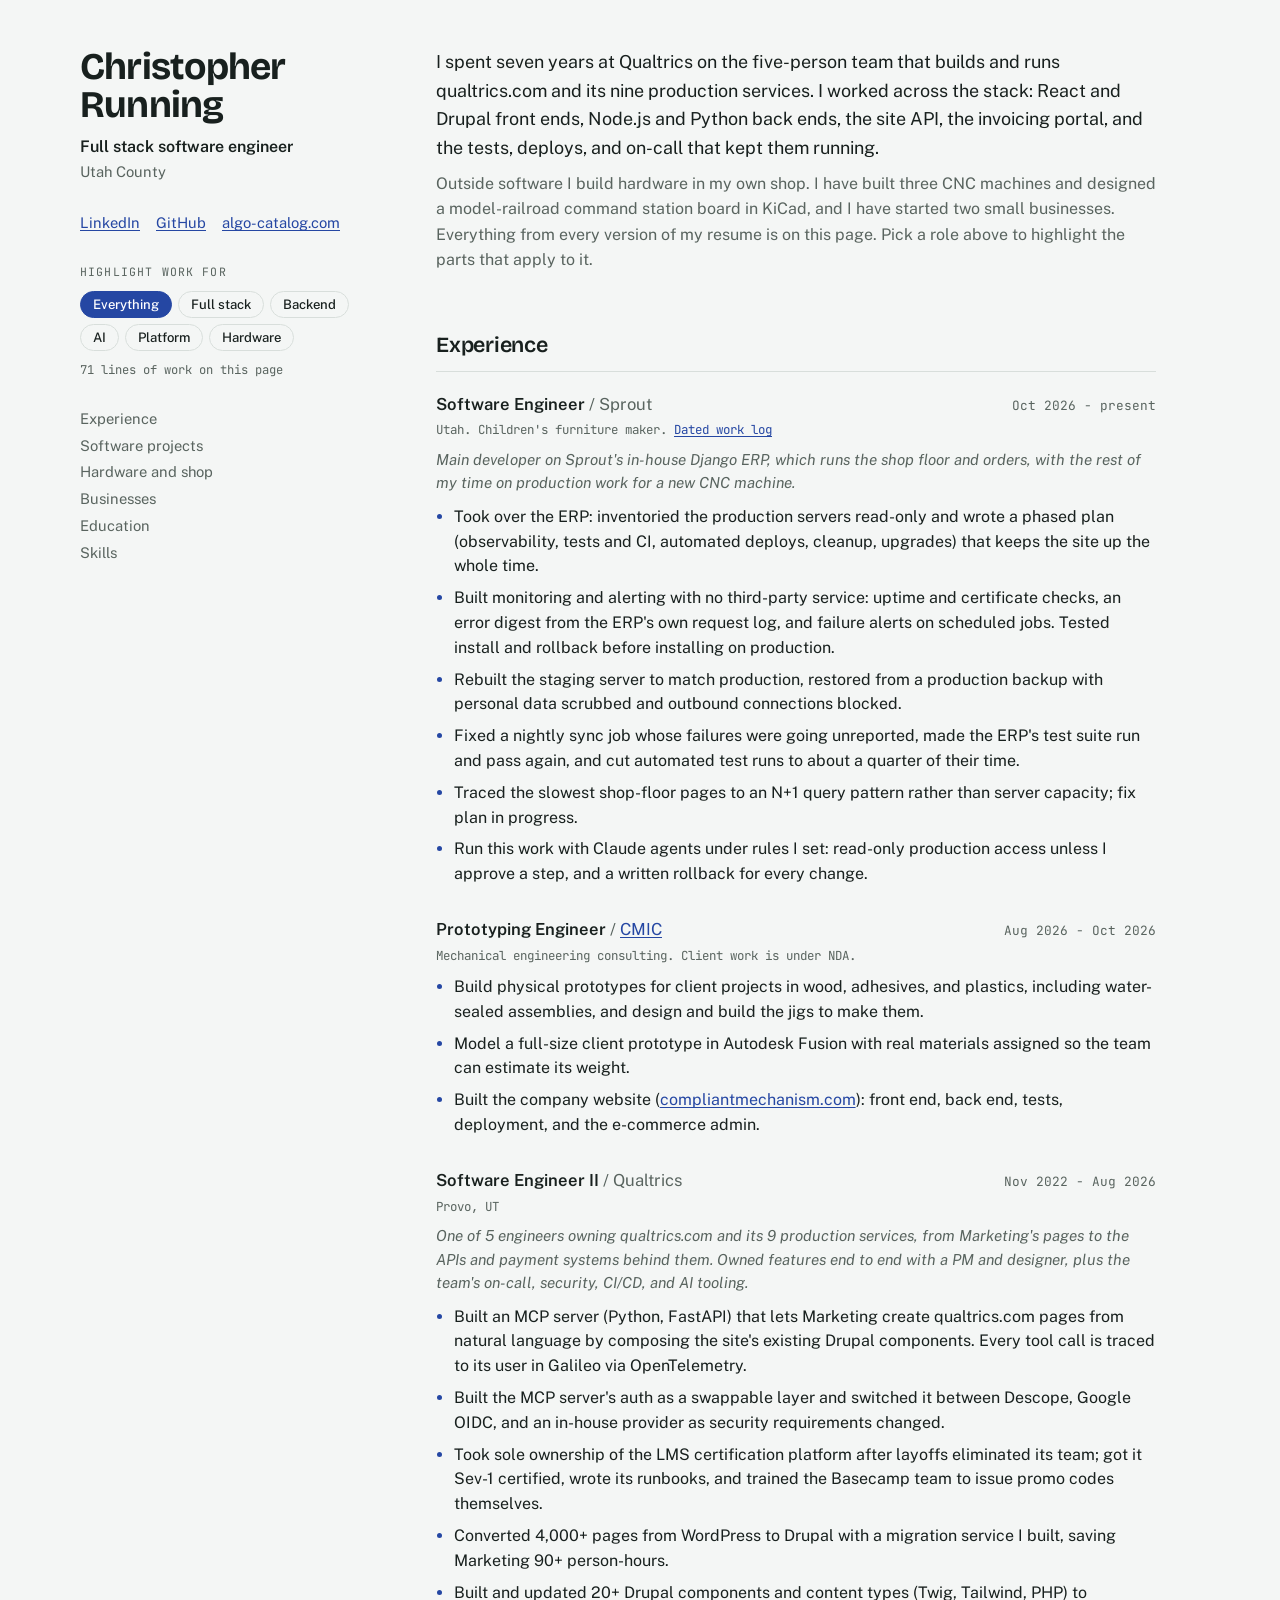
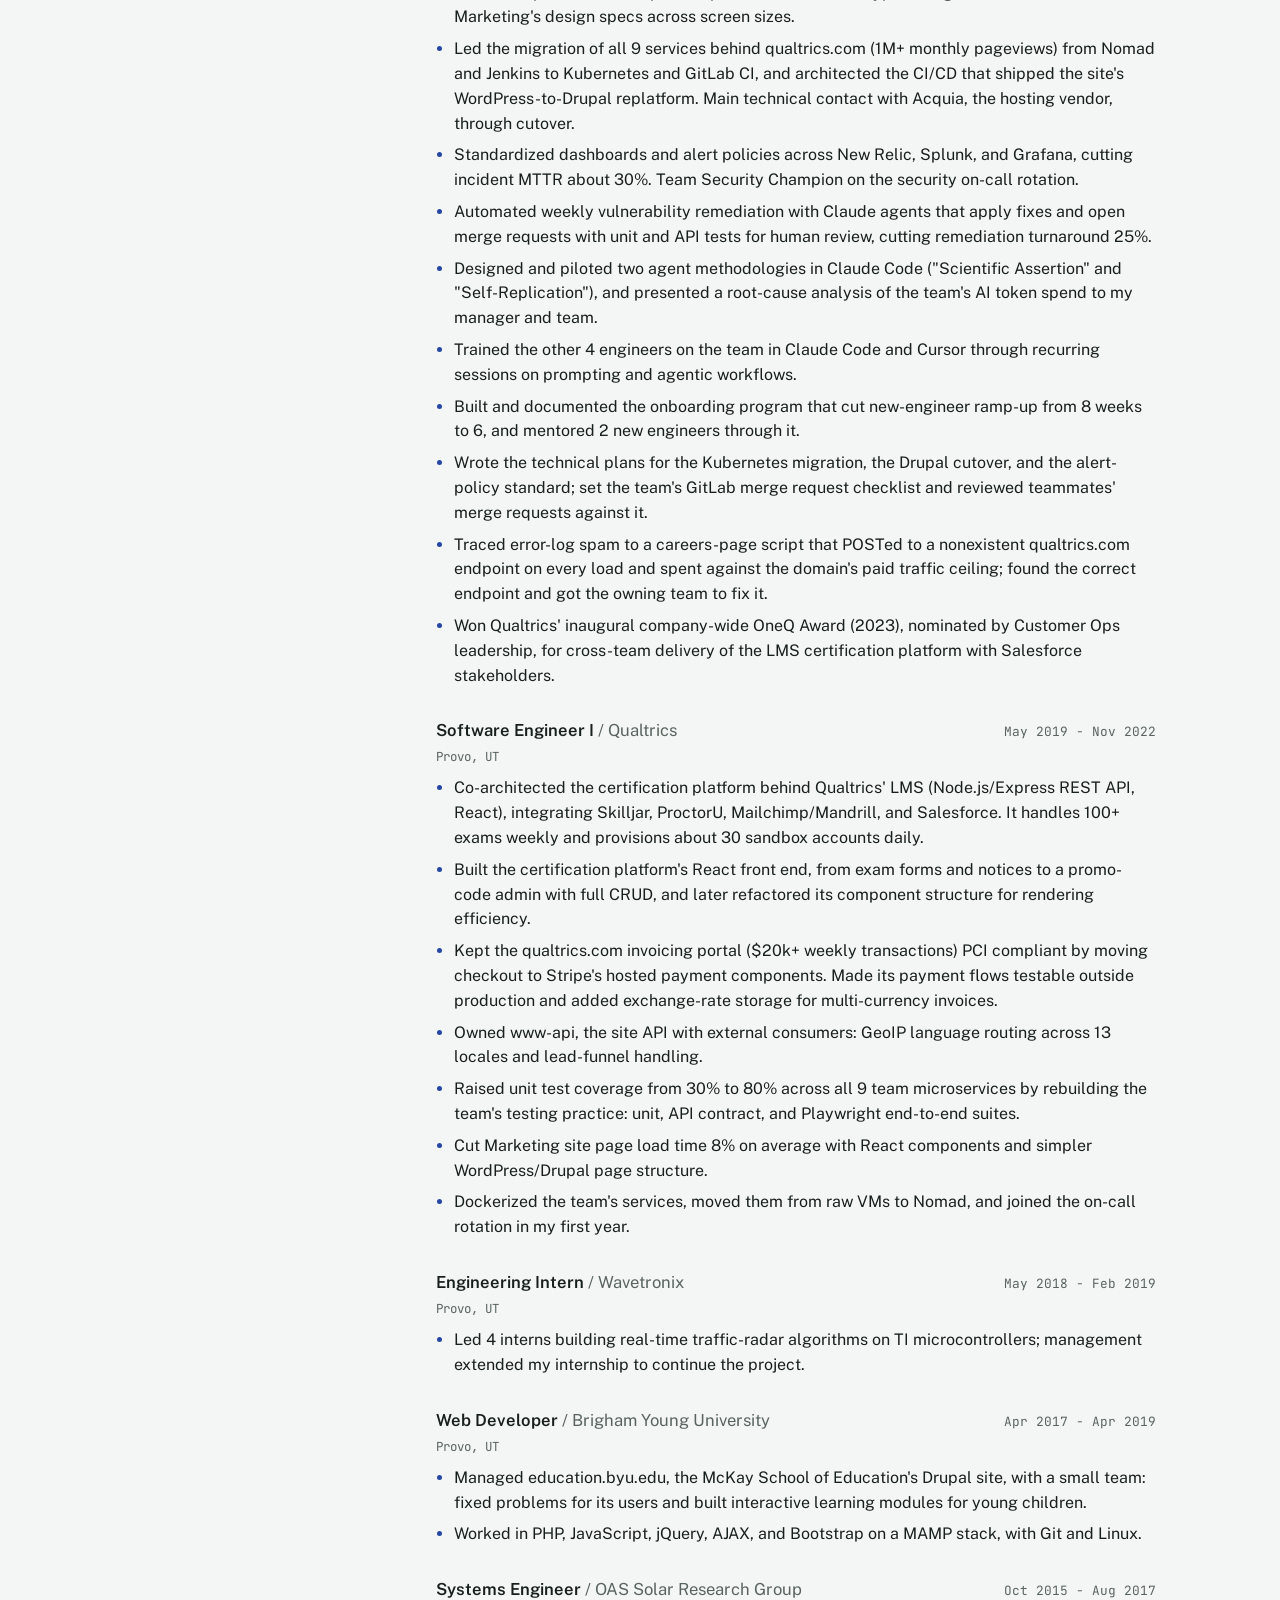
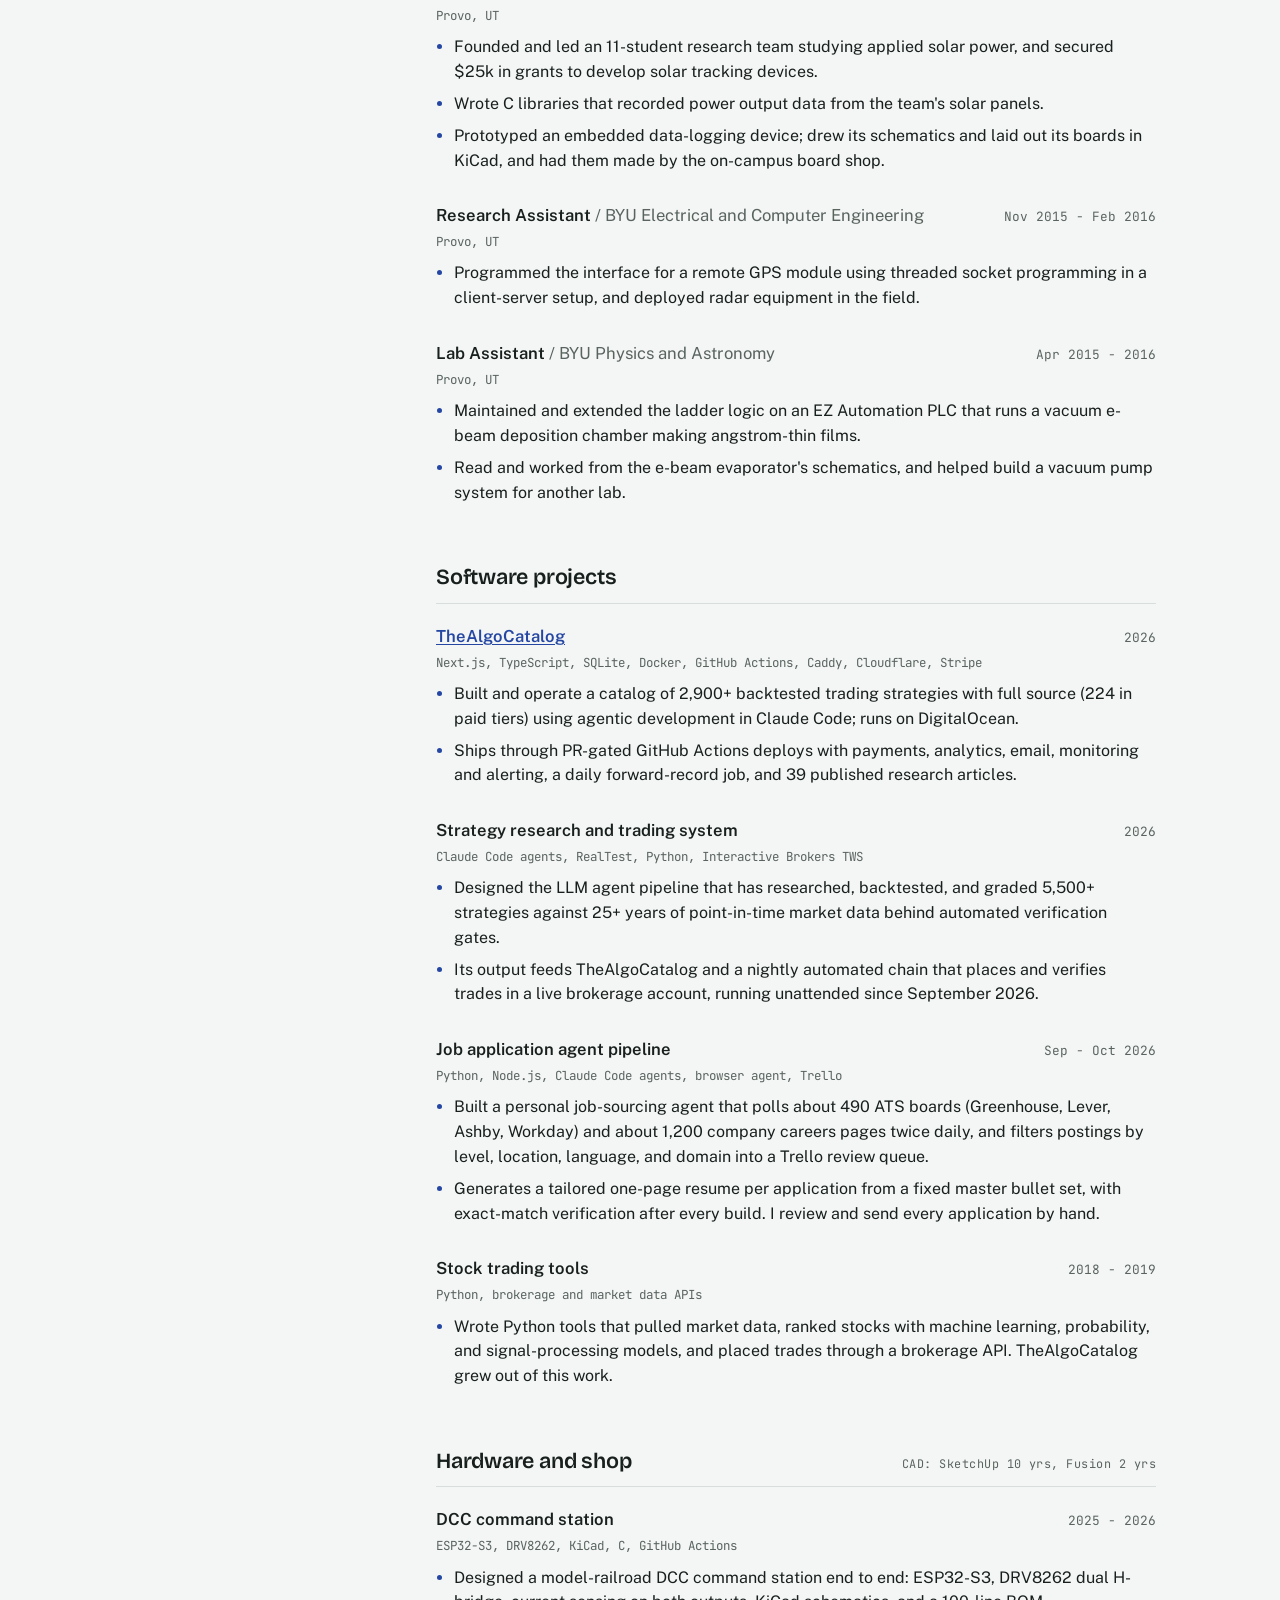
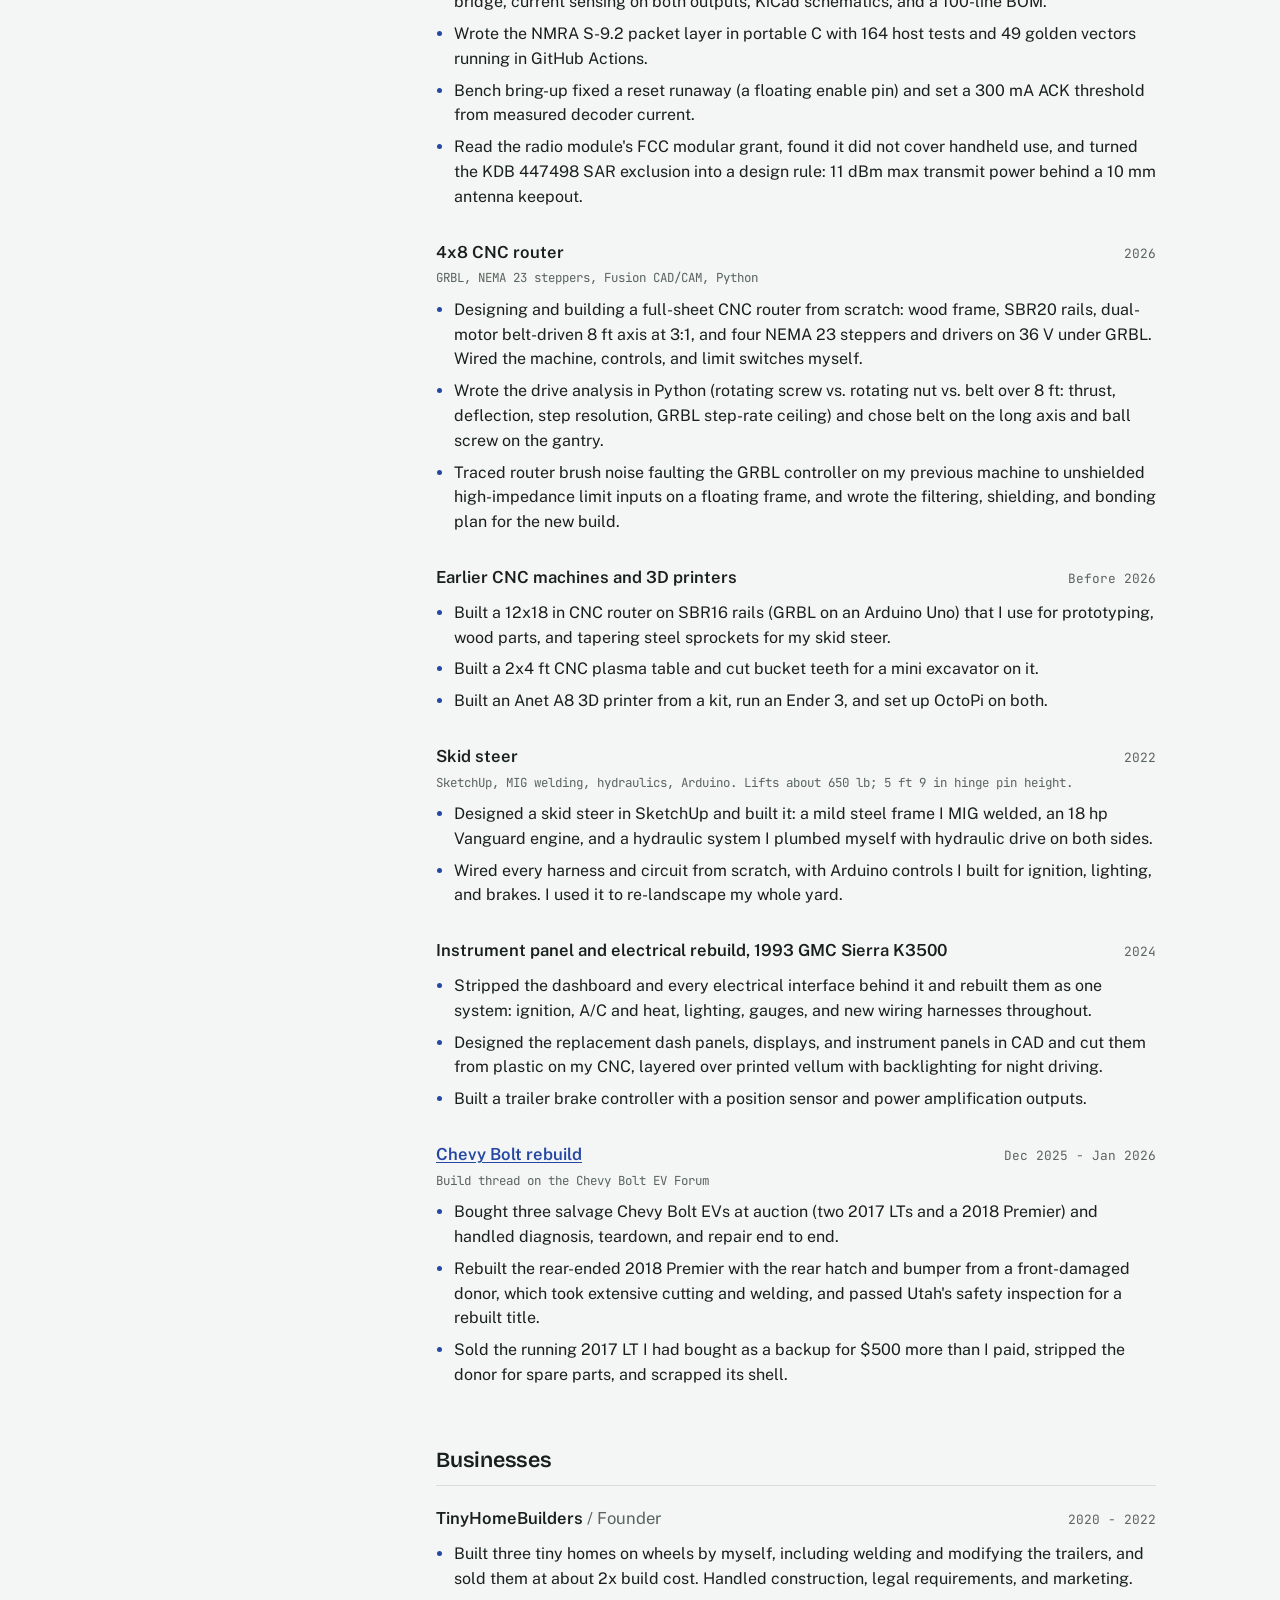
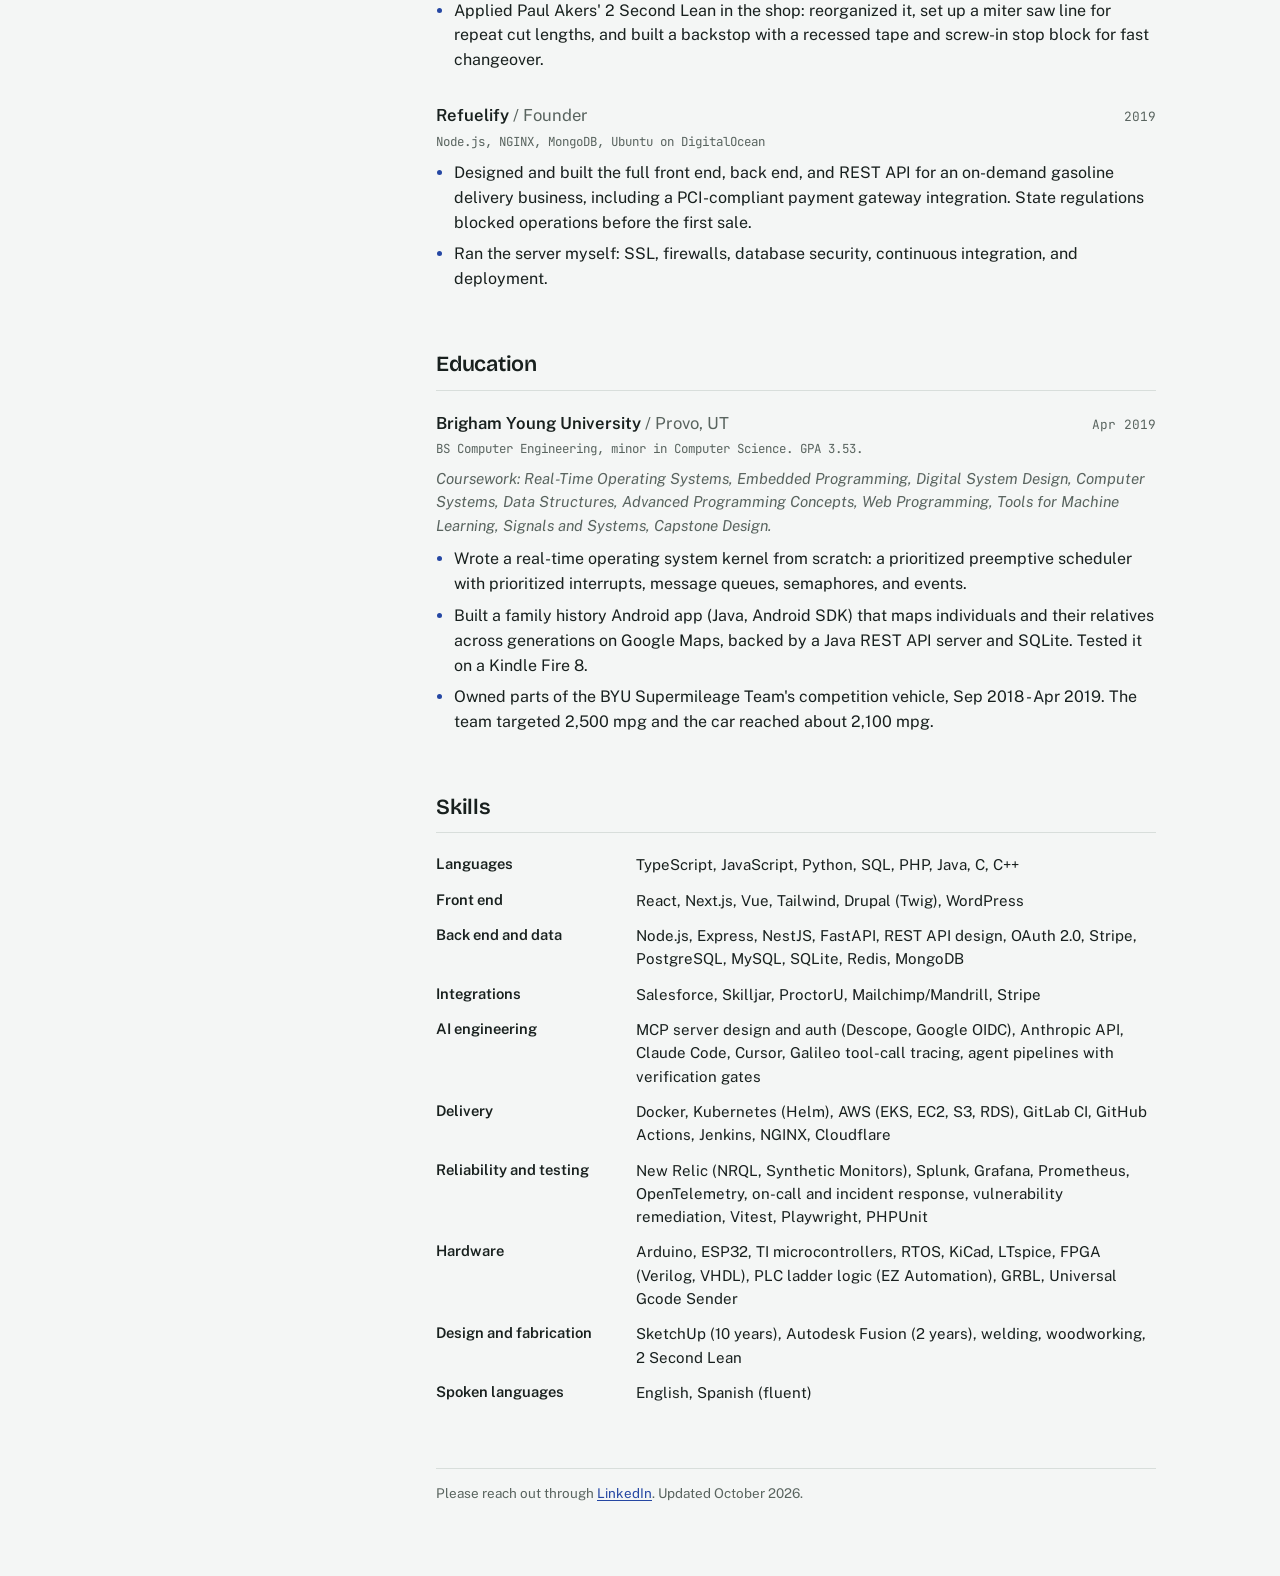
<file: index.html>
<!DOCTYPE html>
<html lang="en">
<head>
<meta charset="utf-8">
<meta name="viewport" content="width=device-width, initial-scale=1, viewport-fit=cover">
<title>Christopher Running</title>
<meta name="description" content="Christopher Running, full stack software engineer in Utah. Seven years at Qualtrics on qualtrics.com, plus software and hardware projects.">
<link rel="preconnect" href="https://fonts.googleapis.com">
<link rel="preconnect" href="https://fonts.gstatic.com" crossorigin>
<link rel="stylesheet" href="https://fonts.googleapis.com/css2?family=Bricolage+Grotesque:opsz,wght@12..96,600;12..96,700&family=Public+Sans:ital,wght@0,400;0,600;1,400&family=JetBrains+Mono:wght@400;500&display=swap">
<style>
html { -webkit-text-size-adjust: 100%; }
body { margin: 0; }
img { max-width: 100%; }
[hidden] { display: none !important; }
/* Layout: sticky left rail (identity + lens filter + section nav), one reading column on the right; stacks to one column on phones. */
:root {
  --paper: #f4f6f5;
  --sheet: #ffffff;
  --ink: #18201e;
  --muted: #59645f;
  --rule: #d8dedb;
  --accent: #2547a3;
  --accent-soft: #e4e9f6;
  --font-display: "Bricolage Grotesque", "Segoe UI", system-ui, sans-serif;
  --font-body: "Public Sans", "Segoe UI", system-ui, -apple-system, sans-serif;
  --font-mono: "JetBrains Mono", ui-monospace, "Cascadia Mono", Consolas, monospace;
}
@media (prefers-color-scheme: dark) {
  :root:not([data-theme="light"]) {
    --paper: #111514; --sheet: #171c1b; --ink: #e3e8e6; --muted: #98a39f;
    --rule: #2a3230; --accent: #93abf0; --accent-soft: #1d2643; color-scheme: dark;
  }
}
:root[data-theme="dark"] {
  --paper: #111514; --sheet: #171c1b; --ink: #e3e8e6; --muted: #98a39f;
  --rule: #2a3230; --accent: #93abf0; --accent-soft: #1d2643; color-scheme: dark;
}

* { box-sizing: border-box; }
body {
  background: var(--paper);
  color: var(--ink);
  font: 16px/1.55 var(--font-body);
  padding-inline: 16px;
}
a { color: var(--accent); text-underline-offset: 2px; }
a:focus-visible, button:focus-visible { outline: 2px solid var(--accent); outline-offset: 2px; border-radius: 3px; }

.wrap {
  max-width: 1120px;
  margin: 0 auto;
  padding-block: 48px 72px;
  display: grid;
  grid-template-columns: 300px minmax(0, 1fr);
  gap: 56px;
}

/* Rail */
.rail { position: sticky; top: calc(env(safe-area-inset-top, 0px) + 32px); align-self: start; display: grid; gap: 28px; }
.name {
  font-family: var(--font-display);
  font-weight: 700;
  font-size: 2.35rem;
  line-height: 1.02;
  letter-spacing: -0.02em;
  margin: 0;
  text-wrap: balance;
}
.role { margin: 10px 0 0; font-weight: 600; }
.loc { margin: 2px 0 0; color: var(--muted); font-size: 0.92rem; }
.links { display: flex; flex-wrap: wrap; gap: 6px 16px; font-size: 0.92rem; margin: 0; padding: 0; list-style: none; }

.label {
  font-family: var(--font-mono);
  font-size: 0.72rem;
  letter-spacing: 0.1em;
  text-transform: uppercase;
  color: var(--muted);
  margin: 0 0 10px;
}
.lens-chips { display: flex; flex-wrap: wrap; gap: 6px; }
.chip {
  font: 500 0.82rem var(--font-body);
  color: var(--ink);
  background: transparent;
  border: 1px solid var(--rule);
  border-radius: 999px;
  padding: 5px 12px;
  cursor: pointer;
}
.chip:hover { border-color: var(--accent); }
.chip[aria-pressed="true"] { background: var(--accent); border-color: var(--accent); color: var(--sheet); }
.lens-count { margin: 10px 0 0; font-family: var(--font-mono); font-size: 0.76rem; color: var(--muted); font-variant-numeric: tabular-nums; }

.toc { list-style: none; margin: 0; padding: 0; display: grid; gap: 4px; font-size: 0.92rem; }
.toc a { color: var(--muted); text-decoration: none; }
.toc a:hover { color: var(--accent); }

/* Main column */
main { min-width: 0; max-width: 720px; }
.intro { font-size: 1.12rem; line-height: 1.6; margin: 0 0 8px; }
.intro + .intro { font-size: 1rem; color: var(--muted); }

section { margin-top: 56px; }
section > h2 {
  font-family: var(--font-display);
  font-weight: 600;
  font-size: 1.35rem;
  letter-spacing: -0.01em;
  margin: 0 0 20px;
  padding-bottom: 8px;
  border-bottom: 1px solid var(--rule);
  display: flex;
  justify-content: space-between;
  align-items: baseline;
  gap: 12px;
}
section > h2 small { font: 400 0.74rem var(--font-mono); color: var(--muted); letter-spacing: 0.04em; }

.entries { display: grid; gap: 30px; }
.entry { transition: opacity 0.2s; }
.entry-head { display: flex; justify-content: space-between; align-items: baseline; gap: 4px 16px; flex-wrap: wrap; }
.entry h3 { font-size: 1.04rem; font-weight: 600; margin: 0; text-wrap: balance; }
.entry h3 .org { font-weight: 400; color: var(--muted); }
.dates { font-family: var(--font-mono); font-size: 0.8rem; color: var(--muted); white-space: nowrap; font-variant-numeric: tabular-nums; }
.meta { margin: 3px 0 0; font-family: var(--font-mono); font-size: 0.78rem; color: var(--muted); }
.scope { margin: 8px 0 0; font-style: italic; color: var(--muted); font-size: 0.95rem; }
.entry ul { margin: 10px 0 0; padding-left: 1.1em; display: grid; gap: 7px; }
.entry li { transition: opacity 0.2s; }
.entry li::marker { color: var(--accent); }
.entry li.hit { background: var(--accent-soft); box-shadow: -1.1em 0 0 var(--accent-soft), 6px 0 0 var(--accent-soft); border-radius: 2px; }

.dim { opacity: 0.32; }

.subhead { font-family: var(--font-mono); font-size: 0.74rem; letter-spacing: 0.08em; text-transform: uppercase; color: var(--muted); margin: 36px 0 16px; }

.skills { display: grid; grid-template-columns: 180px minmax(0, 1fr); gap: 12px 20px; margin: 0; }
.skills dt { font-weight: 600; font-size: 0.92rem; transition: opacity 0.2s; }
.skills dd { margin: 0; font-size: 0.94rem; transition: opacity 0.2s; }

footer { margin-top: 64px; padding-top: 14px; border-top: 1px solid var(--rule); color: var(--muted); font-size: 0.84rem; }

@media (max-width: 880px) {
  .wrap { grid-template-columns: minmax(0, 1fr); gap: 32px; padding-block: 28px 56px; }
  .rail { position: static; gap: 20px; }
  .toc { display: none; }
  .name { font-size: 2rem; }
}
@media (max-width: 520px) {
  .skills { grid-template-columns: minmax(0, 1fr); gap: 2px; }
  .skills dd { margin-bottom: 10px; }
  .dates { white-space: normal; }
}
@media (prefers-reduced-motion: reduce) { .entry, .entry li, .skills dt, .skills dd { transition: none; } }
@media print {
  body { background: #fff; color: #000; padding: 0; font-size: 10pt; }
  .wrap { display: block; padding: 0; }
  .rail { position: static; }
  .lens, .toc, footer { display: none; }
  .dim { opacity: 1; }
  .entry li.hit { background: none; box-shadow: none; }
  section { margin-top: 18px; }
  .entry { break-inside: avoid; }
}
</style>
</head>
<body>

<div class="wrap">
  <aside class="rail">
    <div>
      <h1 class="name">Christopher Running</h1>
      <p class="role">Full stack software engineer</p>
      <p class="loc">Utah County</p>
    </div>
    <ul class="links">
      <li><a href="https://linkedin.com/in/christopher-running" rel="noopener">LinkedIn</a></li>
      <li><a href="https://github.com/runningc1" rel="noopener">GitHub</a></li>
      <li><a href="https://algo-catalog.com" rel="noopener">algo-catalog.com</a></li>
    </ul>
    <div class="lens">
      <p class="label" id="lens-label">Highlight work for</p>
      <div class="lens-chips" role="group" aria-labelledby="lens-label">
        <button class="chip" id="lens-all" data-lens="all" aria-pressed="true">Everything</button>
        <button class="chip" id="lens-fullstack" data-lens="fullstack" aria-pressed="false">Full stack</button>
        <button class="chip" id="lens-backend" data-lens="backend" aria-pressed="false">Backend</button>
        <button class="chip" id="lens-ai" data-lens="ai" aria-pressed="false">AI</button>
        <button class="chip" id="lens-platform" data-lens="platform" aria-pressed="false">Platform</button>
        <button class="chip" id="lens-hardware" data-lens="hardware" aria-pressed="false">Hardware</button>
      </div>
      <p class="lens-count" id="lens-count" aria-live="polite"></p>
    </div>
    <nav aria-label="Sections">
      <ul class="toc">
        <li><a href="#experience">Experience</a></li>
        <li><a href="#software">Software projects</a></li>
        <li><a href="#hardware">Hardware and shop</a></li>
        <li><a href="#ventures">Businesses</a></li>
        <li><a href="#education">Education</a></li>
        <li><a href="#skills">Skills</a></li>
      </ul>
    </nav>
  </aside>

  <main>
    <p class="intro">I spent seven years at Qualtrics on the five-person team that builds and runs qualtrics.com and its nine production services. I worked across the stack: React and Drupal front ends, Node.js and Python back ends, the site API, the invoicing portal, and the tests, deploys, and on-call that kept them running.</p>
    <p class="intro">Outside software I build hardware in my own shop. I have built three CNC machines and designed a model-railroad command station board in KiCad, and I have started two small businesses. Everything from every version of my resume is on this page. Pick a role above to highlight the parts that apply to it.</p>

    <section id="experience">
      <h2>Experience</h2>
      <div class="entries">

        <article class="entry">
          <div class="entry-head">
            <h3>Software Engineer <span class="org">/ Sprout</span></h3>
            <span class="dates">Oct 2026 - present</span>
          </div>
          <p class="meta">Utah. Children's furniture maker. <a href="sprout/">Dated work log</a></p>
          <p class="scope">Main developer on Sprout's in-house Django ERP, which runs the shop floor and orders, with the rest of my time on production work for a new CNC machine.</p>
          <ul>
            <li data-t="platform backend">Took over the ERP: inventoried the production servers read-only and wrote a phased plan (observability, tests and CI, automated deploys, cleanup, upgrades) that keeps the site up the whole time.</li>
            <li data-t="platform backend">Built monitoring and alerting with no third-party service: uptime and certificate checks, an error digest from the ERP's own request log, and failure alerts on scheduled jobs. Tested install and rollback before installing on production.</li>
            <li data-t="platform backend">Rebuilt the staging server to match production, restored from a production backup with personal data scrubbed and outbound connections blocked.</li>
            <li data-t="backend">Fixed a nightly sync job whose failures were going unreported, made the ERP's test suite run and pass again, and cut automated test runs to about a quarter of their time.</li>
            <li data-t="backend fullstack">Traced the slowest shop-floor pages to an N+1 query pattern rather than server capacity; fix plan in progress.</li>
            <li data-t="ai platform">Run this work with Claude agents under rules I set: read-only production access unless I approve a step, and a written rollback for every change.</li>
          </ul>
        </article>

        <article class="entry">
          <div class="entry-head">
            <h3>Prototyping Engineer <span class="org">/ <a href="https://compliantmechanism.com" rel="noopener">CMIC</a></span></h3>
            <span class="dates">Aug 2026 - Oct 2026</span>
          </div>
          <p class="meta">Mechanical engineering consulting. Client work is under NDA.</p>
          <ul>
            <li data-t="hardware">Build physical prototypes for client projects in wood, adhesives, and plastics, including water-sealed assemblies, and design and build the jigs to make them.</li>
            <li data-t="hardware">Model a full-size client prototype in Autodesk Fusion with real materials assigned so the team can estimate its weight.</li>
            <li data-t="fullstack backend platform">Built the company website (<a href="https://compliantmechanism.com" rel="noopener">compliantmechanism.com</a>): front end, back end, tests, deployment, and the e-commerce admin.</li>
          </ul>
        </article>

        <article class="entry">
          <div class="entry-head">
            <h3>Software Engineer II <span class="org">/ Qualtrics</span></h3>
            <span class="dates">Nov 2022 - Aug 2026</span>
          </div>
          <p class="meta">Provo, UT</p>
          <p class="scope">One of 5 engineers owning qualtrics.com and its 9 production services, from Marketing's pages to the APIs and payment systems behind them. Owned features end to end with a PM and designer, plus the team's on-call, security, CI/CD, and AI tooling.</p>
          <ul>
            <li data-t="ai backend fullstack">Built an MCP server (Python, FastAPI) that lets Marketing create qualtrics.com pages from natural language by composing the site's existing Drupal components. Every tool call is traced to its user in Galileo via OpenTelemetry.</li>
            <li data-t="ai backend">Built the MCP server's auth as a swappable layer and switched it between Descope, Google OIDC, and an in-house provider as security requirements changed.</li>
            <li data-t="backend fullstack">Took sole ownership of the LMS certification platform after layoffs eliminated its team; got it Sev-1 certified, wrote its runbooks, and trained the Basecamp team to issue promo codes themselves.</li>
            <li data-t="fullstack backend">Converted 4,000+ pages from WordPress to Drupal with a migration service I built, saving Marketing 90+ person-hours.</li>
            <li data-t="fullstack">Built and updated 20+ Drupal components and content types (Twig, Tailwind, PHP) to Marketing's design specs across screen sizes.</li>
            <li data-t="platform backend fullstack">Led the migration of all 9 services behind qualtrics.com (1M+ monthly pageviews) from Nomad and Jenkins to Kubernetes and GitLab CI, and architected the CI/CD that shipped the site's WordPress-to-Drupal replatform. Main technical contact with Acquia, the hosting vendor, through cutover.</li>
            <li data-t="platform backend">Standardized dashboards and alert policies across New Relic, Splunk, and Grafana, cutting incident MTTR about 30%. Team Security Champion on the security on-call rotation.</li>
            <li data-t="ai platform">Automated weekly vulnerability remediation with Claude agents that apply fixes and open merge requests with unit and API tests for human review, cutting remediation turnaround 25%.</li>
            <li data-t="ai">Designed and piloted two agent methodologies in Claude Code ("Scientific Assertion" and "Self-Replication"), and presented a root-cause analysis of the team's AI token spend to my manager and team.</li>
            <li data-t="ai fullstack backend">Trained the other 4 engineers on the team in Claude Code and Cursor through recurring sessions on prompting and agentic workflows.</li>
            <li data-t="fullstack backend platform">Built and documented the onboarding program that cut new-engineer ramp-up from 8 weeks to 6, and mentored 2 new engineers through it.</li>
            <li data-t="backend platform">Wrote the technical plans for the Kubernetes migration, the Drupal cutover, and the alert-policy standard; set the team's GitLab merge request checklist and reviewed teammates' merge requests against it.</li>
            <li data-t="backend platform">Traced error-log spam to a careers-page script that POSTed to a nonexistent qualtrics.com endpoint on every load and spent against the domain's paid traffic ceiling; found the correct endpoint and got the owning team to fix it.</li>
            <li data-t="fullstack backend ai platform hardware">Won Qualtrics' inaugural company-wide OneQ Award (2023), nominated by Customer Ops leadership, for cross-team delivery of the LMS certification platform with Salesforce stakeholders.</li>
          </ul>
        </article>

        <article class="entry">
          <div class="entry-head">
            <h3>Software Engineer I <span class="org">/ Qualtrics</span></h3>
            <span class="dates">May 2019 - Nov 2022</span>
          </div>
          <p class="meta">Provo, UT</p>
          <ul>
            <li data-t="fullstack backend">Co-architected the certification platform behind Qualtrics' LMS (Node.js/Express REST API, React), integrating Skilljar, ProctorU, Mailchimp/Mandrill, and Salesforce. It handles 100+ exams weekly and provisions about 30 sandbox accounts daily.</li>
            <li data-t="fullstack">Built the certification platform's React front end, from exam forms and notices to a promo-code admin with full CRUD, and later refactored its component structure for rendering efficiency.</li>
            <li data-t="fullstack backend">Kept the qualtrics.com invoicing portal ($20k+ weekly transactions) PCI compliant by moving checkout to Stripe's hosted payment components. Made its payment flows testable outside production and added exchange-rate storage for multi-currency invoices.</li>
            <li data-t="backend">Owned www-api, the site API with external consumers: GeoIP language routing across 13 locales and lead-funnel handling.</li>
            <li data-t="fullstack backend platform">Raised unit test coverage from 30% to 80% across all 9 team microservices by rebuilding the team's testing practice: unit, API contract, and Playwright end-to-end suites.</li>
            <li data-t="fullstack">Cut Marketing site page load time 8% on average with React components and simpler WordPress/Drupal page structure.</li>
            <li data-t="platform backend">Dockerized the team's services, moved them from raw VMs to Nomad, and joined the on-call rotation in my first year.</li>
          </ul>
        </article>

        <article class="entry">
          <div class="entry-head">
            <h3>Engineering Intern <span class="org">/ Wavetronix</span></h3>
            <span class="dates">May 2018 - Feb 2019</span>
          </div>
          <p class="meta">Provo, UT</p>
          <ul>
            <li data-t="hardware">Led 4 interns building real-time traffic-radar algorithms on TI microcontrollers; management extended my internship to continue the project.</li>
          </ul>
        </article>

        <article class="entry">
          <div class="entry-head">
            <h3>Web Developer <span class="org">/ Brigham Young University</span></h3>
            <span class="dates">Apr 2017 - Apr 2019</span>
          </div>
          <p class="meta">Provo, UT</p>
          <ul>
            <li data-t="fullstack">Managed education.byu.edu, the McKay School of Education's Drupal site, with a small team: fixed problems for its users and built interactive learning modules for young children.</li>
            <li data-t="fullstack backend">Worked in PHP, JavaScript, jQuery, AJAX, and Bootstrap on a MAMP stack, with Git and Linux.</li>
          </ul>
        </article>

        <article class="entry">
          <div class="entry-head">
            <h3>Systems Engineer <span class="org">/ OAS Solar Research Group</span></h3>
            <span class="dates">Oct 2015 - Aug 2017</span>
          </div>
          <p class="meta">Provo, UT</p>
          <ul>
            <li data-t="hardware">Founded and led an 11-student research team studying applied solar power, and secured $25k in grants to develop solar tracking devices.</li>
            <li data-t="hardware">Wrote C libraries that recorded power output data from the team's solar panels.</li>
            <li data-t="hardware">Prototyped an embedded data-logging device; drew its schematics and laid out its boards in KiCad, and had them made by the on-campus board shop.</li>
          </ul>
        </article>

        <article class="entry">
          <div class="entry-head">
            <h3>Research Assistant <span class="org">/ BYU Electrical and Computer Engineering</span></h3>
            <span class="dates">Nov 2015 - Feb 2016</span>
          </div>
          <p class="meta">Provo, UT</p>
          <ul>
            <li data-t="hardware backend">Programmed the interface for a remote GPS module using threaded socket programming in a client-server setup, and deployed radar equipment in the field.</li>
          </ul>
        </article>

        <article class="entry">
          <div class="entry-head">
            <h3>Lab Assistant <span class="org">/ BYU Physics and Astronomy</span></h3>
            <span class="dates">Apr 2015 - 2016</span>
          </div>
          <p class="meta">Provo, UT</p>
          <ul>
            <li data-t="hardware">Maintained and extended the ladder logic on an EZ Automation PLC that runs a vacuum e-beam deposition chamber making angstrom-thin films.</li>
            <li data-t="hardware">Read and worked from the e-beam evaporator's schematics, and helped build a vacuum pump system for another lab.</li>
          </ul>
        </article>

      </div>
    </section>

    <section id="software">
      <h2>Software projects</h2>
      <div class="entries">

        <article class="entry">
          <div class="entry-head">
            <h3><a href="https://algo-catalog.com" rel="noopener">TheAlgoCatalog</a></h3>
            <span class="dates">2026</span>
          </div>
          <p class="meta">Next.js, TypeScript, SQLite, Docker, GitHub Actions, Caddy, Cloudflare, Stripe</p>
          <ul>
            <li data-t="fullstack ai">Built and operate a catalog of 2,900+ backtested trading strategies with full source (224 in paid tiers) using agentic development in Claude Code; runs on DigitalOcean.</li>
            <li data-t="fullstack platform">Ships through PR-gated GitHub Actions deploys with payments, analytics, email, monitoring and alerting, a daily forward-record job, and 39 published research articles.</li>
          </ul>
        </article>

        <article class="entry">
          <div class="entry-head">
            <h3>Strategy research and trading system</h3>
            <span class="dates">2026</span>
          </div>
          <p class="meta">Claude Code agents, RealTest, Python, Interactive Brokers TWS</p>
          <ul>
            <li data-t="ai backend">Designed the LLM agent pipeline that has researched, backtested, and graded 5,500+ strategies against 25+ years of point-in-time market data behind automated verification gates.</li>
            <li data-t="ai backend">Its output feeds TheAlgoCatalog and a nightly automated chain that places and verifies trades in a live brokerage account, running unattended since September 2026.</li>
          </ul>
        </article>

        <article class="entry">
          <div class="entry-head">
            <h3>Job application agent pipeline</h3>
            <span class="dates">Sep - Oct 2026</span>
          </div>
          <p class="meta">Python, Node.js, Claude Code agents, browser agent, Trello</p>
          <ul>
            <li data-t="ai backend">Built a personal job-sourcing agent that polls about 490 ATS boards (Greenhouse, Lever, Ashby, Workday) and about 1,200 company careers pages twice daily, and filters postings by level, location, language, and domain into a Trello review queue.</li>
            <li data-t="ai">Generates a tailored one-page resume per application from a fixed master bullet set, with exact-match verification after every build. I review and send every application by hand.</li>
          </ul>
        </article>

        <article class="entry">
          <div class="entry-head">
            <h3>Stock trading tools</h3>
            <span class="dates">2018 - 2019</span>
          </div>
          <p class="meta">Python, brokerage and market data APIs</p>
          <ul>
            <li data-t="ai backend">Wrote Python tools that pulled market data, ranked stocks with machine learning, probability, and signal-processing models, and placed trades through a brokerage API. TheAlgoCatalog grew out of this work.</li>
          </ul>
        </article>

      </div>
    </section>

    <section id="hardware">
      <h2>Hardware and shop <small>CAD: SketchUp 10 yrs, Fusion 2 yrs</small></h2>
      <div class="entries">

        <article class="entry">
          <div class="entry-head">
            <h3>DCC command station</h3>
            <span class="dates">2025 - 2026</span>
          </div>
          <p class="meta">ESP32-S3, DRV8262, KiCad, C, GitHub Actions</p>
          <ul>
            <li data-t="hardware">Designed a model-railroad DCC command station end to end: ESP32-S3, DRV8262 dual H-bridge, current sensing on both outputs, KiCad schematics, and a 100-line BOM.</li>
            <li data-t="hardware backend">Wrote the NMRA S-9.2 packet layer in portable C with 164 host tests and 49 golden vectors running in GitHub Actions.</li>
            <li data-t="hardware">Bench bring-up fixed a reset runaway (a floating enable pin) and set a 300 mA ACK threshold from measured decoder current.</li>
            <li data-t="hardware">Read the radio module's FCC modular grant, found it did not cover handheld use, and turned the KDB 447498 SAR exclusion into a design rule: 11 dBm max transmit power behind a 10 mm antenna keepout.</li>
          </ul>
        </article>

        <article class="entry">
          <div class="entry-head">
            <h3>4x8 CNC router</h3>
            <span class="dates">2026</span>
          </div>
          <p class="meta">GRBL, NEMA 23 steppers, Fusion CAD/CAM, Python</p>
          <ul>
            <li data-t="hardware">Designing and building a full-sheet CNC router from scratch: wood frame, SBR20 rails, dual-motor belt-driven 8 ft axis at 3:1, and four NEMA 23 steppers and drivers on 36 V under GRBL. Wired the machine, controls, and limit switches myself.</li>
            <li data-t="hardware">Wrote the drive analysis in Python (rotating screw vs. rotating nut vs. belt over 8 ft: thrust, deflection, step resolution, GRBL step-rate ceiling) and chose belt on the long axis and ball screw on the gantry.</li>
            <li data-t="hardware">Traced router brush noise faulting the GRBL controller on my previous machine to unshielded high-impedance limit inputs on a floating frame, and wrote the filtering, shielding, and bonding plan for the new build.</li>
          </ul>
        </article>

        <article class="entry">
          <div class="entry-head">
            <h3>Earlier CNC machines and 3D printers</h3>
            <span class="dates">Before 2026</span>
          </div>
          <ul>
            <li data-t="hardware">Built a 12x18 in CNC router on SBR16 rails (GRBL on an Arduino Uno) that I use for prototyping, wood parts, and tapering steel sprockets for my skid steer.</li>
            <li data-t="hardware">Built a 2x4 ft CNC plasma table and cut bucket teeth for a mini excavator on it.</li>
            <li data-t="hardware">Built an Anet A8 3D printer from a kit, run an Ender 3, and set up OctoPi on both.</li>
          </ul>
        </article>

        <article class="entry">
          <div class="entry-head">
            <h3>Skid steer</h3>
            <span class="dates">2022</span>
          </div>
          <p class="meta">SketchUp, MIG welding, hydraulics, Arduino. Lifts about 650 lb; 5 ft 9 in hinge pin height.</p>
          <ul>
            <li data-t="hardware">Designed a skid steer in SketchUp and built it: a mild steel frame I MIG welded, an 18 hp Vanguard engine, and a hydraulic system I plumbed myself with hydraulic drive on both sides.</li>
            <li data-t="hardware">Wired every harness and circuit from scratch, with Arduino controls I built for ignition, lighting, and brakes. I used it to re-landscape my whole yard.</li>
          </ul>
        </article>

        <article class="entry">
          <div class="entry-head">
            <h3>Instrument panel and electrical rebuild, 1993 GMC Sierra K3500</h3>
            <span class="dates">2024</span>
          </div>
          <ul>
            <li data-t="hardware">Stripped the dashboard and every electrical interface behind it and rebuilt them as one system: ignition, A/C and heat, lighting, gauges, and new wiring harnesses throughout.</li>
            <li data-t="hardware">Designed the replacement dash panels, displays, and instrument panels in CAD and cut them from plastic on my CNC, layered over printed vellum with backlighting for night driving.</li>
            <li data-t="hardware">Built a trailer brake controller with a position sensor and power amplification outputs.</li>
          </ul>
        </article>

        <article class="entry">
          <div class="entry-head">
            <h3><a href="https://www.chevybolt.org/threads/the-tale-of-the-3-bolts-and-1-2-a-brain-how-i-got-my-bolt.61337/" rel="noopener">Chevy Bolt rebuild</a></h3>
            <span class="dates">Dec 2025 - Jan 2026</span>
          </div>
          <p class="meta">Build thread on the Chevy Bolt EV Forum</p>
          <ul>
            <li data-t="hardware">Bought three salvage Chevy Bolt EVs at auction (two 2017 LTs and a 2018 Premier) and handled diagnosis, teardown, and repair end to end.</li>
            <li data-t="hardware">Rebuilt the rear-ended 2018 Premier with the rear hatch and bumper from a front-damaged donor, which took extensive cutting and welding, and passed Utah's safety inspection for a rebuilt title.</li>
            <li data-t="hardware">Sold the running 2017 LT I had bought as a backup for $500 more than I paid, stripped the donor for spare parts, and scrapped its shell.</li>
          </ul>
        </article>

      </div>
    </section>

    <section id="ventures">
      <h2>Businesses</h2>
      <div class="entries">

        <article class="entry">
          <div class="entry-head">
            <h3>TinyHomeBuilders <span class="org">/ Founder</span></h3>
            <span class="dates">2020 - 2022</span>
          </div>
          <ul>
            <li data-t="hardware">Built three tiny homes on wheels by myself, including welding and modifying the trailers, and sold them at about 2x build cost. Handled construction, legal requirements, and marketing.</li>
            <li data-t="hardware">Applied Paul Akers' 2 Second Lean in the shop: reorganized it, set up a miter saw line for repeat cut lengths, and built a backstop with a recessed tape and screw-in stop block for fast changeover.</li>
          </ul>
        </article>

        <article class="entry">
          <div class="entry-head">
            <h3>Refuelify <span class="org">/ Founder</span></h3>
            <span class="dates">2019</span>
          </div>
          <p class="meta">Node.js, NGINX, MongoDB, Ubuntu on DigitalOcean</p>
          <ul>
            <li data-t="fullstack backend">Designed and built the full front end, back end, and REST API for an on-demand gasoline delivery business, including a PCI-compliant payment gateway integration. State regulations blocked operations before the first sale.</li>
            <li data-t="platform backend">Ran the server myself: SSL, firewalls, database security, continuous integration, and deployment.</li>
          </ul>
        </article>

      </div>
    </section>

    <section id="education">
      <h2>Education</h2>
      <div class="entries">
        <article class="entry">
          <div class="entry-head">
            <h3>Brigham Young University <span class="org">/ Provo, UT</span></h3>
            <span class="dates">Apr 2019</span>
          </div>
          <p class="meta">BS Computer Engineering, minor in Computer Science. GPA 3.53.</p>
          <p class="scope">Coursework: Real-Time Operating Systems, Embedded Programming, Digital System Design, Computer Systems, Data Structures, Advanced Programming Concepts, Web Programming, Tools for Machine Learning, Signals and Systems, Capstone Design.</p>
          <ul>
            <li data-t="hardware backend">Wrote a real-time operating system kernel from scratch: a prioritized preemptive scheduler with prioritized interrupts, message queues, semaphores, and events.</li>
            <li data-t="backend fullstack">Built a family history Android app (Java, Android SDK) that maps individuals and their relatives across generations on Google Maps, backed by a Java REST API server and SQLite. Tested it on a Kindle Fire 8.</li>
            <li data-t="hardware">Owned parts of the BYU Supermileage Team's competition vehicle, Sep 2018 - Apr 2019. The team targeted 2,500 mpg and the car reached about 2,100 mpg.</li>
          </ul>
        </article>
      </div>
    </section>

    <section id="skills">
      <h2>Skills</h2>
      <dl class="skills">
        <dt data-t="fullstack backend ai platform hardware">Languages</dt>
        <dd data-t="fullstack backend ai platform hardware">TypeScript, JavaScript, Python, SQL, PHP, Java, C, C++</dd>
        <dt data-t="fullstack">Front end</dt>
        <dd data-t="fullstack">React, Next.js, Vue, Tailwind, Drupal (Twig), WordPress</dd>
        <dt data-t="backend fullstack">Back end and data</dt>
        <dd data-t="backend fullstack">Node.js, Express, NestJS, FastAPI, REST API design, OAuth 2.0, Stripe, PostgreSQL, MySQL, SQLite, Redis, MongoDB</dd>
        <dt data-t="backend">Integrations</dt>
        <dd data-t="backend">Salesforce, Skilljar, ProctorU, Mailchimp/Mandrill, Stripe</dd>
        <dt data-t="ai">AI engineering</dt>
        <dd data-t="ai">MCP server design and auth (Descope, Google OIDC), Anthropic API, Claude Code, Cursor, Galileo tool-call tracing, agent pipelines with verification gates</dd>
        <dt data-t="platform backend">Delivery</dt>
        <dd data-t="platform backend">Docker, Kubernetes (Helm), AWS (EKS, EC2, S3, RDS), GitLab CI, GitHub Actions, Jenkins, NGINX, Cloudflare</dd>
        <dt data-t="platform backend fullstack">Reliability and testing</dt>
        <dd data-t="platform backend fullstack">New Relic (NRQL, Synthetic Monitors), Splunk, Grafana, Prometheus, OpenTelemetry, on-call and incident response, vulnerability remediation, Vitest, Playwright, PHPUnit</dd>
        <dt data-t="hardware">Hardware</dt>
        <dd data-t="hardware">Arduino, ESP32, TI microcontrollers, RTOS, KiCad, LTspice, FPGA (Verilog, VHDL), PLC ladder logic (EZ Automation), GRBL, Universal Gcode Sender</dd>
        <dt data-t="hardware">Design and fabrication</dt>
        <dd data-t="hardware">SketchUp (10 years), Autodesk Fusion (2 years), welding, woodworking, 2 Second Lean</dd>
        <dt data-t="fullstack backend ai platform hardware">Spoken languages</dt>
        <dd data-t="fullstack backend ai platform hardware">English, Spanish (fluent)</dd>
      </dl>
    </section>

    <footer>Please reach out through <a href="https://linkedin.com/in/christopher-running" rel="noopener">LinkedIn</a>. Updated October 2026.</footer>
  </main>
</div>

<script>
(function () {
  var chips = Array.prototype.slice.call(document.querySelectorAll(".chip"));
  var lines = Array.prototype.slice.call(document.querySelectorAll(".entry li[data-t]"));
  var entries = Array.prototype.slice.call(document.querySelectorAll(".entry"));
  var skillCells = Array.prototype.slice.call(document.querySelectorAll(".skills [data-t]"));
  var count = document.getElementById("lens-count");
  var names = { all: "", fullstack: "full stack", backend: "backend", ai: "AI", platform: "platform", hardware: "hardware" };

  function has(el, lens) { return (el.getAttribute("data-t") || "").split(" ").indexOf(lens) !== -1; }

  function apply(lens) {
    if (!names.hasOwnProperty(lens)) lens = "all";
    var all = lens === "all", hits = 0;
    chips.forEach(function (c) { c.setAttribute("aria-pressed", String(c.getAttribute("data-lens") === lens)); });
    lines.forEach(function (li) {
      var on = all || has(li, lens);
      if (on && !all) hits++;
      li.classList.toggle("dim", !on);
      li.classList.toggle("hit", on && !all);
    });
    entries.forEach(function (en) {
      var items = en.querySelectorAll("li[data-t]");
      if (!items.length) { en.classList.toggle("dim", !all); return; }
      var any = all;
      for (var i = 0; i < items.length && !any; i++) any = has(items[i], lens);
      en.classList.toggle("dim", !any);
      if (!any) for (var j = 0; j < items.length; j++) items[j].classList.remove("dim");
    });
    skillCells.forEach(function (s) { s.classList.toggle("dim", !(all || has(s, lens))); });
    count.textContent = all
      ? lines.length + " lines of work on this page"
      : hits + " of " + lines.length + " lines apply to " + names[lens] + " roles";
    try { localStorage.setItem("lens", lens); } catch (e) {}
  }

  chips.forEach(function (c) {
    c.addEventListener("click", function () {
      var lens = c.getAttribute("data-lens");
      apply(lens);
      try { history.replaceState(null, "", lens === "all" ? location.pathname : "#" + lens); } catch (e) {}
    });
  });

  var start = (location.hash || "").replace("#", "");
  if (!names.hasOwnProperty(start)) {
    start = "all";
    try { start = localStorage.getItem("lens") || "all"; } catch (e) {}
  }
  apply(start);
})();
</script>
</body>
</html>
</file>
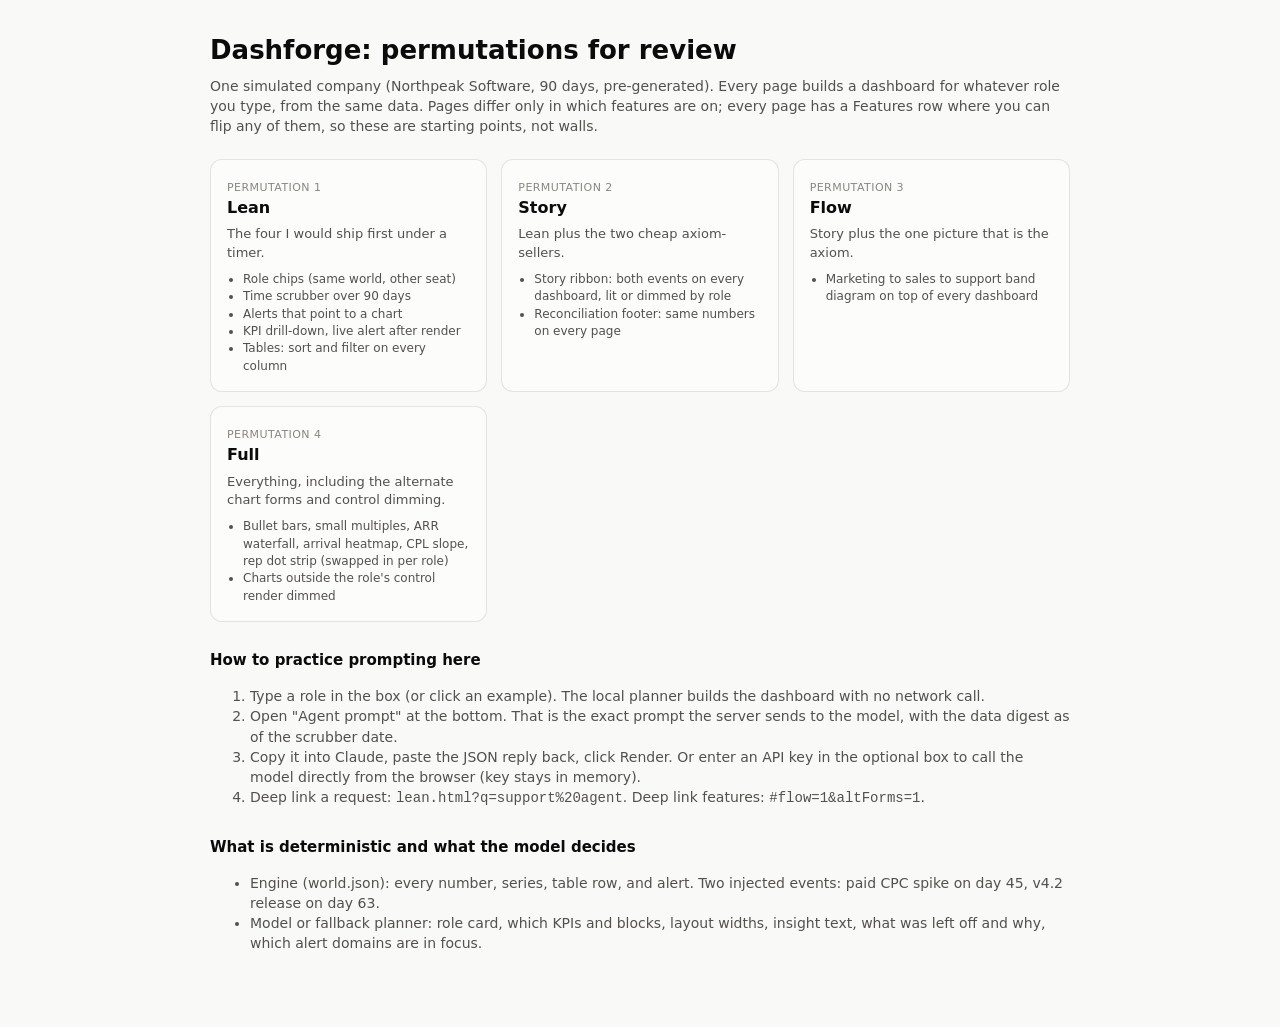
<file: dashforge/index.html>
<!DOCTYPE html>
<html lang="en">
<head>
<meta charset="utf-8">
<meta name="viewport" content="width=device-width, initial-scale=1">
<title>Dashforge permutations</title>
<link rel="stylesheet" href="styles.css">
</head>
<body>
<div class="hub">
<h1>Dashforge: permutations for review</h1>
<p class="lead">One simulated company (Northpeak Software, 90 days, pre-generated). Every page builds a dashboard for whatever role you type, from the same data. Pages differ only in which features are on; every page has a Features row where you can flip any of them, so these are starting points, not walls.</p>
<div class="cards">
<a class="card" href="lean.html"><span class="n">Permutation 1</span><h2>Lean</h2><p>The four I would ship first under a timer.</p><ul><li>Role chips (same world, other seat)</li><li>Time scrubber over 90 days</li><li>Alerts that point to a chart</li><li>KPI drill-down, live alert after render</li><li>Tables: sort and filter on every column</li></ul></a>
<a class="card" href="story.html"><span class="n">Permutation 2</span><h2>Story</h2><p>Lean plus the two cheap axiom-sellers.</p><ul><li>Story ribbon: both events on every dashboard, lit or dimmed by role</li><li>Reconciliation footer: same numbers on every page</li></ul></a>
<a class="card" href="flow.html"><span class="n">Permutation 3</span><h2>Flow</h2><p>Story plus the one picture that is the axiom.</p><ul><li>Marketing to sales to support band diagram on top of every dashboard</li></ul></a>
<a class="card" href="full.html"><span class="n">Permutation 4</span><h2>Full</h2><p>Everything, including the alternate chart forms and control dimming.</p><ul><li>Bullet bars, small multiples, ARR waterfall, arrival heatmap, CPL slope, rep dot strip (swapped in per role)</li><li>Charts outside the role's control render dimmed</li></ul></a>
</div>
<h2 class="sec">How to practice prompting here</h2>
<ol>
<li>Type a role in the box (or click an example). The local planner builds the dashboard with no network call.</li>
<li>Open "Agent prompt" at the bottom. That is the exact prompt the server sends to the model, with the data digest as of the scrubber date.</li>
<li>Copy it into Claude, paste the JSON reply back, click Render. Or enter an API key in the optional box to call the model directly from the browser (key stays in memory).</li>
<li>Deep link a request: <code>lean.html?q=support%20agent</code>. Deep link features: <code>#flow=1&amp;altForms=1</code>.</li>
</ol>
<h2 class="sec">What is deterministic and what the model decides</h2>
<ul>
<li>Engine (world.json): every number, series, table row, and alert. Two injected events: paid CPC spike on day 45, v4.2 release on day 63.</li>
<li>Model or fallback planner: role card, which KPIs and blocks, layout widths, insight text, what was left off and why, which alert domains are in focus.</li>
</ul>
</div>
</body>
</html>
</file>
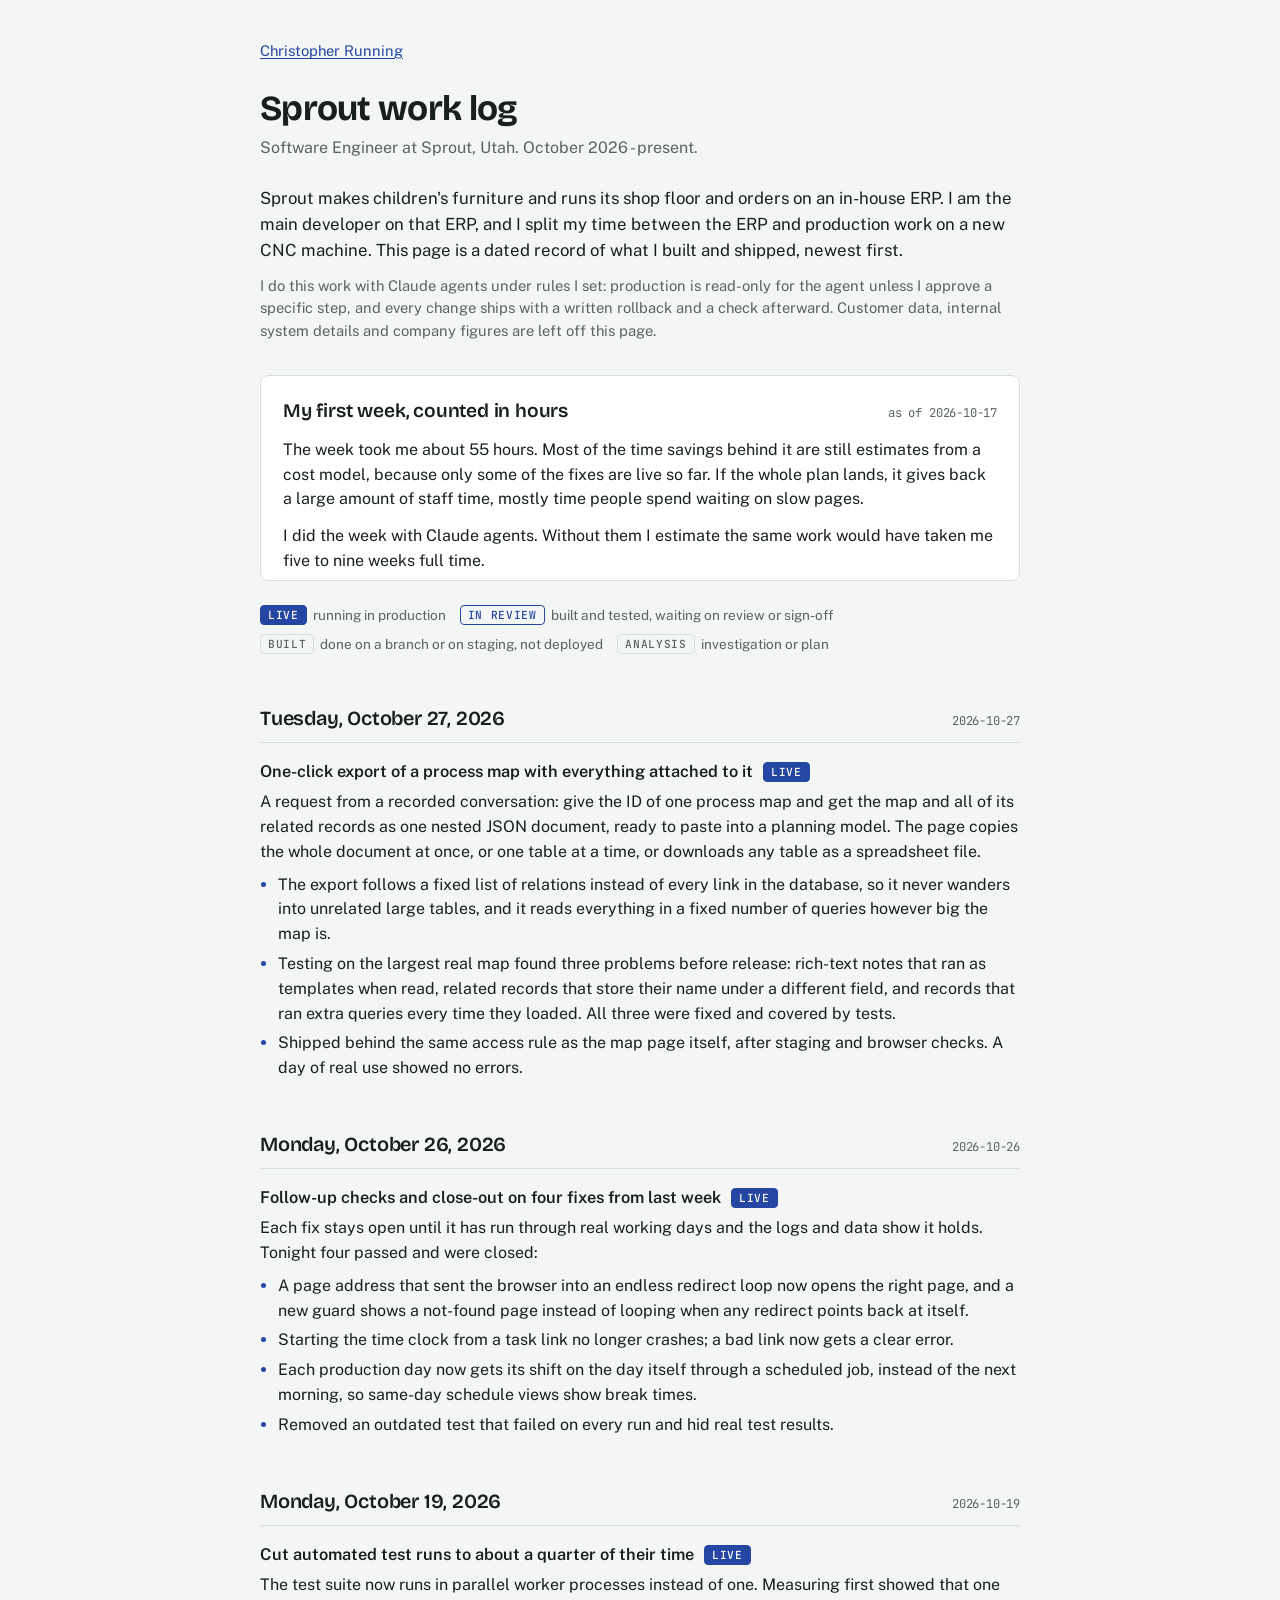
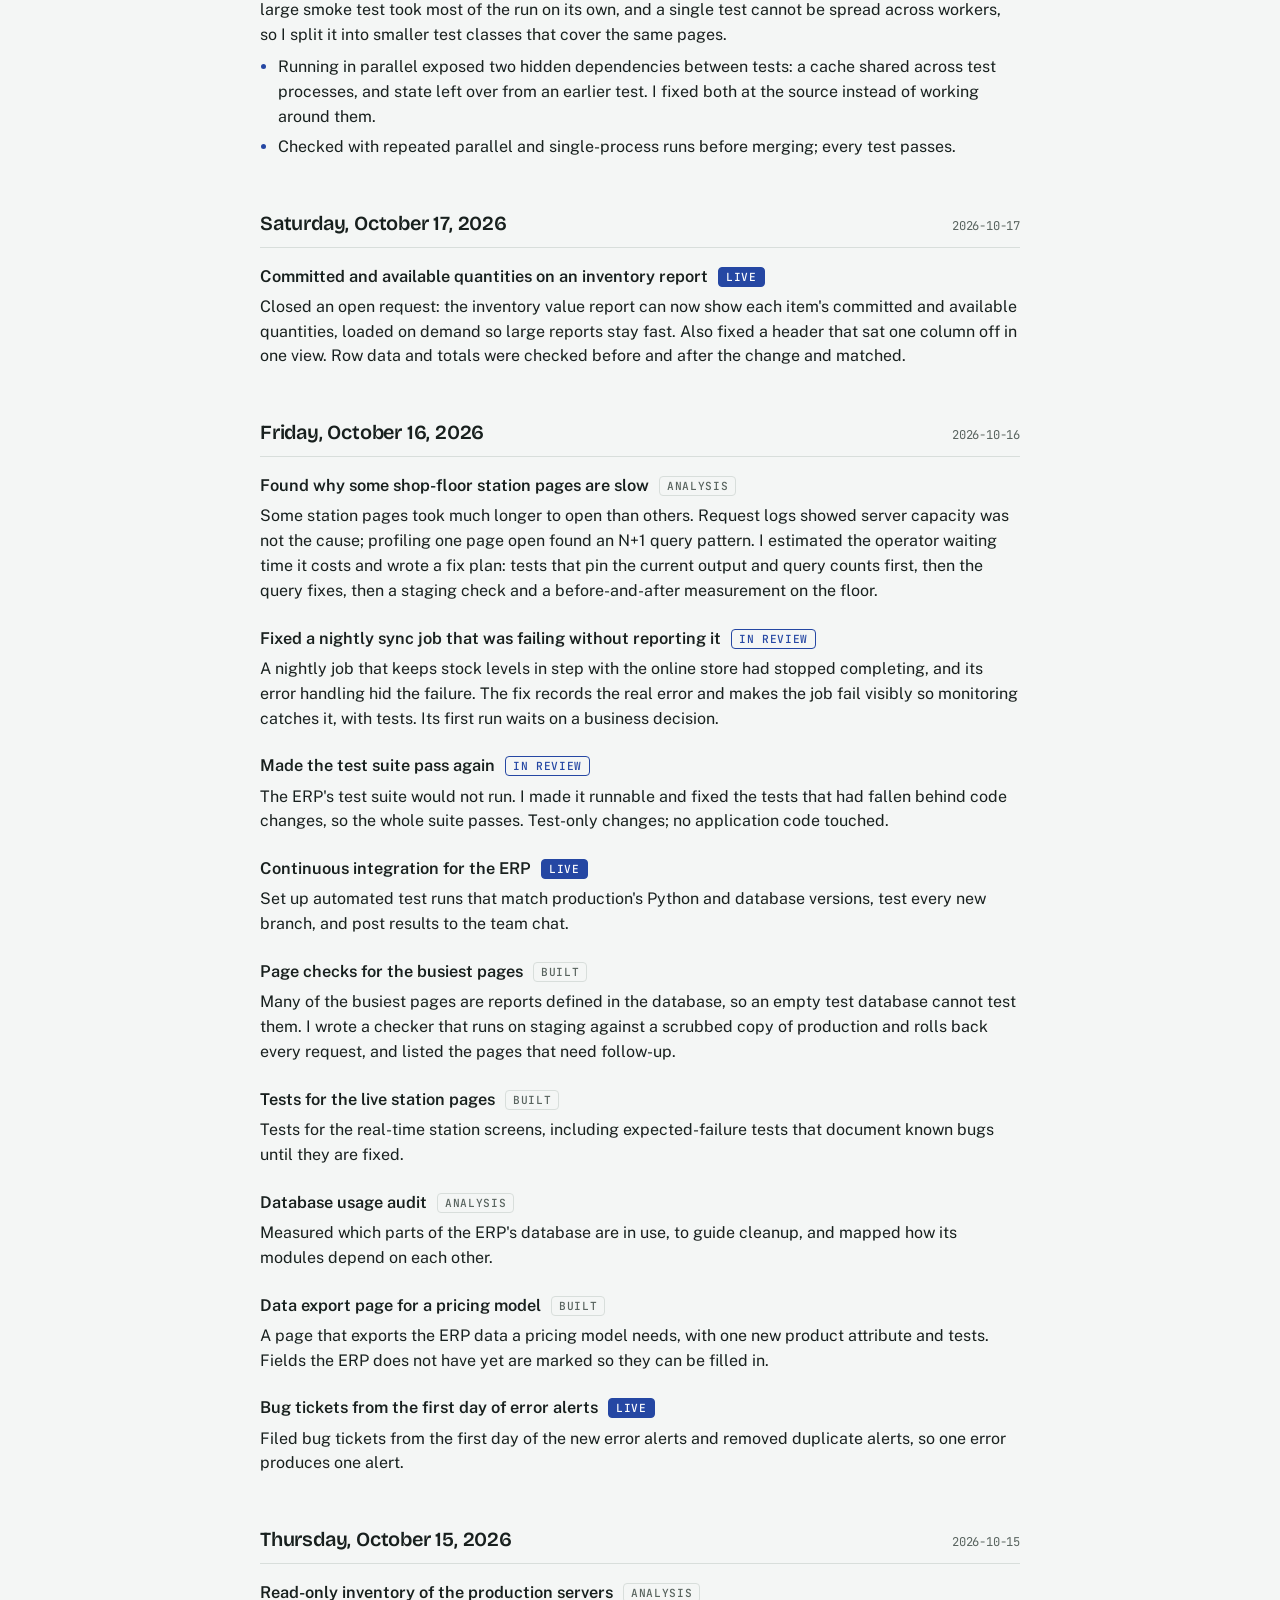
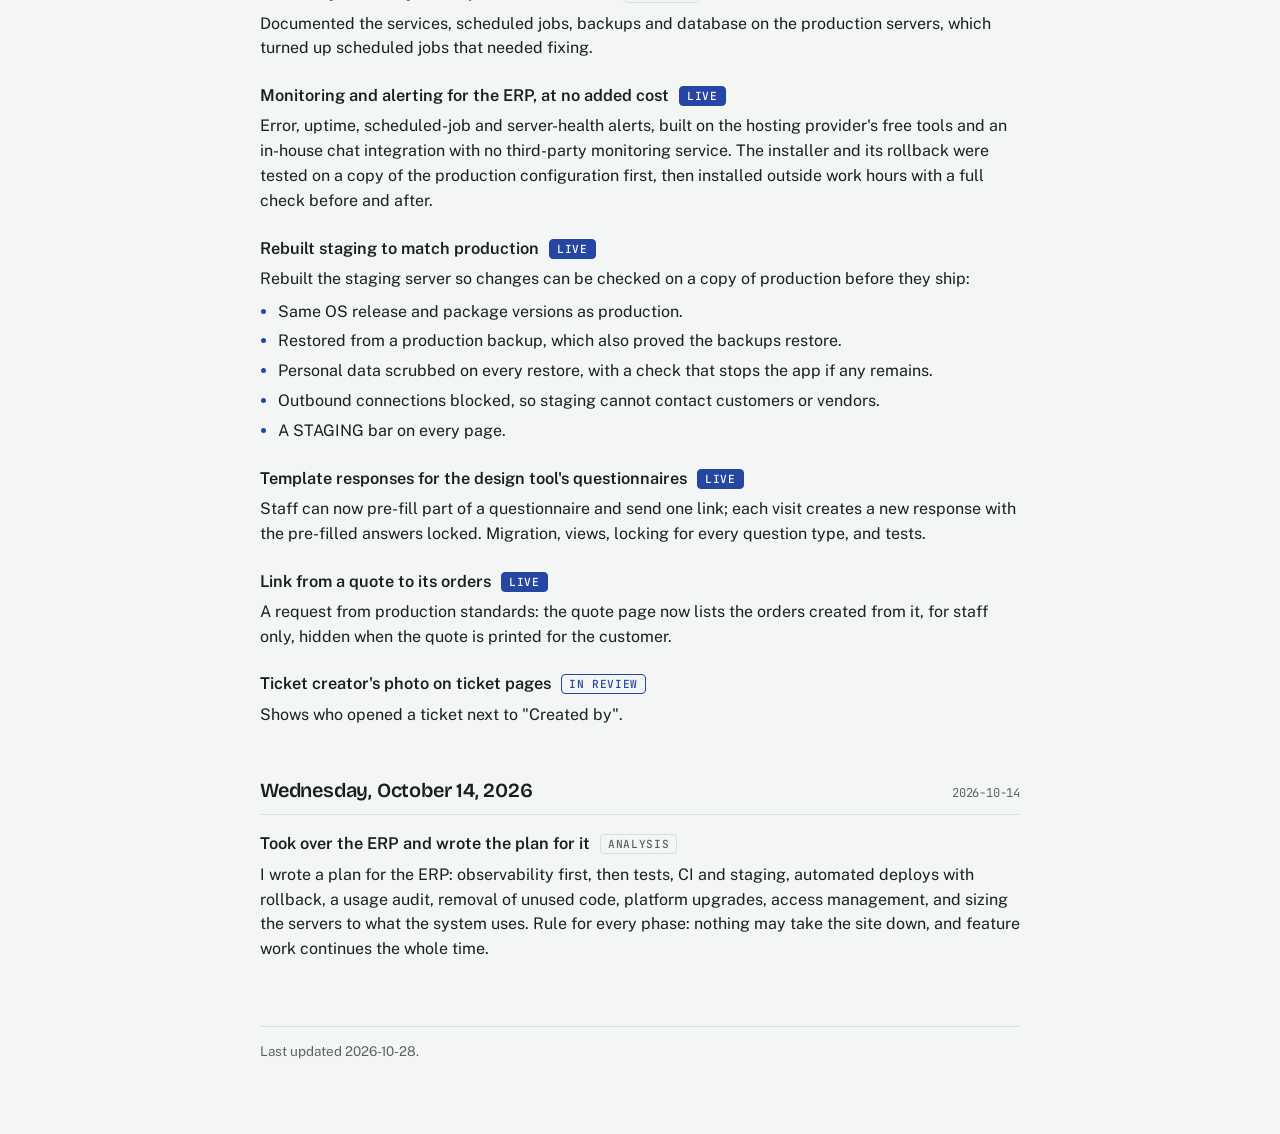
<file: sprout/index.html>
<!DOCTYPE html>
<html lang="en">
<head>
<meta charset="utf-8">
<meta name="viewport" content="width=device-width, initial-scale=1, viewport-fit=cover">
<title>Sprout work log</title>
<meta name="description" content="A dated record of what Christopher Running has built and shipped at Sprout, a children's furniture maker in Utah.">
<link rel="preconnect" href="https://fonts.googleapis.com">
<link rel="preconnect" href="https://fonts.gstatic.com" crossorigin>
<link rel="stylesheet" href="https://fonts.googleapis.com/css2?family=Bricolage+Grotesque:opsz,wght@12..96,600;12..96,700&family=Public+Sans:ital,wght@0,400;0,600;1,400&family=JetBrains+Mono:wght@400;500&display=swap">
<style>
html { -webkit-text-size-adjust: 100%; }
body { margin: 0; }
:root {
  --paper: #f4f6f5;
  --sheet: #ffffff;
  --ink: #18201e;
  --muted: #59645f;
  --rule: #d8dedb;
  --accent: #2547a3;
  --accent-soft: #e4e9f6;
  --font-display: "Bricolage Grotesque", "Segoe UI", system-ui, sans-serif;
  --font-body: "Public Sans", "Segoe UI", system-ui, -apple-system, sans-serif;
  --font-mono: "JetBrains Mono", ui-monospace, "Cascadia Mono", Consolas, monospace;
}
@media (prefers-color-scheme: dark) {
  :root:not([data-theme="light"]) {
    --paper: #111514; --sheet: #171c1b; --ink: #e3e8e6; --muted: #98a39f;
    --rule: #2a3230; --accent: #93abf0; --accent-soft: #1d2643; color-scheme: dark;
  }
}
:root[data-theme="dark"] {
  --paper: #111514; --sheet: #171c1b; --ink: #e3e8e6; --muted: #98a39f;
  --rule: #2a3230; --accent: #93abf0; --accent-soft: #1d2643; color-scheme: dark;
}
* { box-sizing: border-box; }
body {
  background: var(--paper);
  color: var(--ink);
  font: 16px/1.55 var(--font-body);
  padding-inline: 16px;
}
a { color: var(--accent); text-underline-offset: 2px; }
a:focus-visible { outline: 2px solid var(--accent); outline-offset: 2px; border-radius: 3px; }

.wrap { max-width: 760px; margin: 0 auto; padding-block: 40px 72px; }
.back { font-size: 0.92rem; margin: 0 0 28px; }
h1 {
  font-family: var(--font-display);
  font-weight: 700;
  font-size: 2.2rem;
  line-height: 1.05;
  letter-spacing: -0.02em;
  margin: 0;
}
.sub { margin: 8px 0 0; color: var(--muted); }
.intro { margin: 24px 0 0; font-size: 1.05rem; }
.note { margin: 12px 0 0; color: var(--muted); font-size: 0.92rem; }

.story { margin: 32px 0 0; padding: 20px 22px 6px; background: var(--sheet); border: 1px solid var(--rule); border-radius: 8px; }
.story > h2 {
  font-family: var(--font-display);
  font-weight: 600;
  font-size: 1.2rem;
  letter-spacing: -0.01em;
  margin: 0 0 4px;
  display: flex;
  justify-content: space-between;
  align-items: baseline;
  flex-wrap: wrap;
  gap: 4px 12px;
}
.story > h2 small { font: 400 0.76rem var(--font-mono); color: var(--muted); }
.story p { margin: 12px 0 0; }
.story p.how { margin: 18px 0 14px; padding-top: 12px; border-top: 1px solid var(--rule); color: var(--muted); font-size: 0.88rem; }

.legend { display: flex; flex-wrap: wrap; gap: 8px 14px; margin: 24px 0 0; padding: 0; list-style: none; font-size: 0.85rem; color: var(--muted); }
.legend li { display: flex; align-items: center; gap: 6px; }

.tag {
  display: inline-block;
  font: 500 0.7rem var(--font-mono);
  letter-spacing: 0.06em;
  text-transform: uppercase;
  padding: 2px 7px;
  border-radius: 4px;
  border: 1px solid var(--rule);
  color: var(--muted);
  white-space: nowrap;
  vertical-align: 1px;
}
.tag.live { background: var(--accent); border-color: var(--accent); color: var(--sheet); }
.tag.review { border-color: var(--accent); color: var(--accent); }

.day { margin-top: 48px; }
.day > h2 {
  font-family: var(--font-display);
  font-weight: 600;
  font-size: 1.25rem;
  letter-spacing: -0.01em;
  margin: 0 0 16px;
  padding-bottom: 8px;
  border-bottom: 1px solid var(--rule);
  display: flex;
  justify-content: space-between;
  align-items: baseline;
  gap: 12px;
}
.day > h2 small { font: 400 0.76rem var(--font-mono); color: var(--muted); }

.item { margin: 0 0 22px; }
.item h3 { font-size: 1.02rem; font-weight: 600; margin: 0; }
.item h3 .tag { margin-left: 6px; }
.item p { margin: 6px 0 0; }
.item ul { margin: 8px 0 0; padding-left: 1.1em; display: grid; gap: 5px; }
.item li::marker { color: var(--accent); }

footer { margin-top: 64px; padding-top: 14px; border-top: 1px solid var(--rule); color: var(--muted); font-size: 0.84rem; }

@media (max-width: 520px) {
  h1 { font-size: 1.8rem; }
  .day > h2 { flex-wrap: wrap; }
}
@media print {
  body { background: #fff; color: #000; padding: 0; font-size: 10pt; }
  .back, footer { display: none; }
  .day { margin-top: 20px; }
  .item { break-inside: avoid; }
}
</style>
</head>
<body>
<div class="wrap">
  <p class="back"><a href="../">Christopher Running</a></p>

  <h1>Sprout work log</h1>
  <p class="sub">Software Engineer at Sprout, Utah. October 2026 - present.</p>

  <p class="intro">Sprout makes children's furniture and runs its shop floor and orders on an in-house ERP. I am the main developer on that ERP, and I split my time between the ERP and production work on a new CNC machine. This page is a dated record of what I built and shipped, newest first.</p>
  <p class="note">I do this work with Claude agents under rules I set: production is read-only for the agent unless I approve a specific step, and every change ships with a written rollback and a check afterward. Customer data, internal system details and company figures are left off this page.</p>

  <section class="story" aria-labelledby="first-week">
    <h2 id="first-week">My first week, counted in hours <small>as of 2026-10-17</small></h2>
    <p>The week took me about 55 hours. Most of the time savings behind it are still estimates from a cost model, because only some of the fixes are live so far. If the whole plan lands, it gives back a large amount of staff time, mostly time people spend waiting on slow pages.</p>
    <p>I did the week with Claude agents. Without them I estimate the same work would have taken me five to nine weeks full time.</p>
  </section>

  <ul class="legend" aria-label="Status labels">
    <li><span class="tag live">Live</span> running in production</li>
    <li><span class="tag review">In review</span> built and tested, waiting on review or sign-off</li>
    <li><span class="tag">Built</span> done on a branch or on staging, not deployed</li>
    <li><span class="tag">Analysis</span> investigation or plan</li>
  </ul>

  <!--
    How to add an entry: copy one <article class="item"> block into the right day.
    Add a new <section class="day"> at the top for a new date (newest first).
    Status tags: <span class="tag live">Live</span>, <span class="tag review">In review</span>,
    <span class="tag">Built</span>, <span class="tag">Analysis</span>.
    When something ships, change its tag and add a line with the ship date.
    Keep every entry general (Chris, 2026-10-19): describe what was done and the kind of
    result. No company secrets: no internal numbers or metrics, table, job, server or
    worker counts, system or vendor names, URLs, security gaps or past failures,
    business or pricing data, customer data, or people's names and departures.
  -->

  <section class="day" aria-labelledby="d-2026-10-27">
    <h2 id="d-2026-10-27">Tuesday, October 27, 2026 <small>2026-10-27</small></h2>

    <article class="item">
      <h3>One-click export of a process map with everything attached to it <span class="tag live">Live</span></h3>
      <p>A request from a recorded conversation: give the ID of one process map and get the map and all of its related records as one nested JSON document, ready to paste into a planning model. The page copies the whole document at once, or one table at a time, or downloads any table as a spreadsheet file.</p>
      <ul>
        <li>The export follows a fixed list of relations instead of every link in the database, so it never wanders into unrelated large tables, and it reads everything in a fixed number of queries however big the map is.</li>
        <li>Testing on the largest real map found three problems before release: rich-text notes that ran as templates when read, related records that store their name under a different field, and records that ran extra queries every time they loaded. All three were fixed and covered by tests.</li>
        <li>Shipped behind the same access rule as the map page itself, after staging and browser checks. A day of real use showed no errors.</li>
      </ul>
    </article>
  </section>

  <section class="day" aria-labelledby="d-2026-10-26">
    <h2 id="d-2026-10-26">Monday, October 26, 2026 <small>2026-10-26</small></h2>

    <article class="item">
      <h3>Follow-up checks and close-out on four fixes from last week <span class="tag live">Live</span></h3>
      <p>Each fix stays open until it has run through real working days and the logs and data show it holds. Tonight four passed and were closed:</p>
      <ul>
        <li>A page address that sent the browser into an endless redirect loop now opens the right page, and a new guard shows a not-found page instead of looping when any redirect points back at itself.</li>
        <li>Starting the time clock from a task link no longer crashes; a bad link now gets a clear error.</li>
        <li>Each production day now gets its shift on the day itself through a scheduled job, instead of the next morning, so same-day schedule views show break times.</li>
        <li>Removed an outdated test that failed on every run and hid real test results.</li>
      </ul>
    </article>
  </section>

  <section class="day" aria-labelledby="d-2026-10-19">
    <h2 id="d-2026-10-19">Monday, October 19, 2026 <small>2026-10-19</small></h2>

    <article class="item">
      <h3>Cut automated test runs to about a quarter of their time <span class="tag live">Live</span></h3>
      <p>The test suite now runs in parallel worker processes instead of one. Measuring first showed that one large smoke test took most of the run on its own, and a single test cannot be spread across workers, so I split it into smaller test classes that cover the same pages.</p>
      <ul>
        <li>Running in parallel exposed two hidden dependencies between tests: a cache shared across test processes, and state left over from an earlier test. I fixed both at the source instead of working around them.</li>
        <li>Checked with repeated parallel and single-process runs before merging; every test passes.</li>
      </ul>
    </article>
  </section>

  <section class="day" aria-labelledby="d-2026-10-17">
    <h2 id="d-2026-10-17">Saturday, October 17, 2026 <small>2026-10-17</small></h2>

    <article class="item">
      <h3>Committed and available quantities on an inventory report <span class="tag live">Live</span></h3>
      <p>Closed an open request: the inventory value report can now show each item's committed and available quantities, loaded on demand so large reports stay fast. Also fixed a header that sat one column off in one view. Row data and totals were checked before and after the change and matched.</p>
    </article>
  </section>

  <section class="day" aria-labelledby="d-2026-10-16">
    <h2 id="d-2026-10-16">Friday, October 16, 2026 <small>2026-10-16</small></h2>

    <article class="item">
      <h3>Found why some shop-floor station pages are slow <span class="tag">Analysis</span></h3>
      <p>Some station pages took much longer to open than others. Request logs showed server capacity was not the cause; profiling one page open found an N+1 query pattern. I estimated the operator waiting time it costs and wrote a fix plan: tests that pin the current output and query counts first, then the query fixes, then a staging check and a before-and-after measurement on the floor.</p>
    </article>

    <article class="item">
      <h3>Fixed a nightly sync job that was failing without reporting it <span class="tag review">In review</span></h3>
      <p>A nightly job that keeps stock levels in step with the online store had stopped completing, and its error handling hid the failure. The fix records the real error and makes the job fail visibly so monitoring catches it, with tests. Its first run waits on a business decision.</p>
    </article>

    <article class="item">
      <h3>Made the test suite pass again <span class="tag review">In review</span></h3>
      <p>The ERP's test suite would not run. I made it runnable and fixed the tests that had fallen behind code changes, so the whole suite passes. Test-only changes; no application code touched.</p>
    </article>

    <article class="item">
      <h3>Continuous integration for the ERP <span class="tag live">Live</span></h3>
      <p>Set up automated test runs that match production's Python and database versions, test every new branch, and post results to the team chat.</p>
    </article>

    <article class="item">
      <h3>Page checks for the busiest pages <span class="tag">Built</span></h3>
      <p>Many of the busiest pages are reports defined in the database, so an empty test database cannot test them. I wrote a checker that runs on staging against a scrubbed copy of production and rolls back every request, and listed the pages that need follow-up.</p>
    </article>

    <article class="item">
      <h3>Tests for the live station pages <span class="tag">Built</span></h3>
      <p>Tests for the real-time station screens, including expected-failure tests that document known bugs until they are fixed.</p>
    </article>

    <article class="item">
      <h3>Database usage audit <span class="tag">Analysis</span></h3>
      <p>Measured which parts of the ERP's database are in use, to guide cleanup, and mapped how its modules depend on each other.</p>
    </article>

    <article class="item">
      <h3>Data export page for a pricing model <span class="tag">Built</span></h3>
      <p>A page that exports the ERP data a pricing model needs, with one new product attribute and tests. Fields the ERP does not have yet are marked so they can be filled in.</p>
    </article>

    <article class="item">
      <h3>Bug tickets from the first day of error alerts <span class="tag live">Live</span></h3>
      <p>Filed bug tickets from the first day of the new error alerts and removed duplicate alerts, so one error produces one alert.</p>
    </article>
  </section>

  <section class="day" aria-labelledby="d-2026-10-15">
    <h2 id="d-2026-10-15">Thursday, October 15, 2026 <small>2026-10-15</small></h2>

    <article class="item">
      <h3>Read-only inventory of the production servers <span class="tag">Analysis</span></h3>
      <p>Documented the services, scheduled jobs, backups and database on the production servers, which turned up scheduled jobs that needed fixing.</p>
    </article>

    <article class="item">
      <h3>Monitoring and alerting for the ERP, at no added cost <span class="tag live">Live</span></h3>
      <p>Error, uptime, scheduled-job and server-health alerts, built on the hosting provider's free tools and an in-house chat integration with no third-party monitoring service. The installer and its rollback were tested on a copy of the production configuration first, then installed outside work hours with a full check before and after.</p>
    </article>

    <article class="item">
      <h3>Rebuilt staging to match production <span class="tag live">Live</span></h3>
      <p>Rebuilt the staging server so changes can be checked on a copy of production before they ship:</p>
      <ul>
        <li>Same OS release and package versions as production.</li>
        <li>Restored from a production backup, which also proved the backups restore.</li>
        <li>Personal data scrubbed on every restore, with a check that stops the app if any remains.</li>
        <li>Outbound connections blocked, so staging cannot contact customers or vendors.</li>
        <li>A STAGING bar on every page.</li>
      </ul>
    </article>

    <article class="item">
      <h3>Template responses for the design tool's questionnaires <span class="tag live">Live</span></h3>
      <p>Staff can now pre-fill part of a questionnaire and send one link; each visit creates a new response with the pre-filled answers locked. Migration, views, locking for every question type, and tests.</p>
    </article>

    <article class="item">
      <h3>Link from a quote to its orders <span class="tag live">Live</span></h3>
      <p>A request from production standards: the quote page now lists the orders created from it, for staff only, hidden when the quote is printed for the customer.</p>
    </article>

    <article class="item">
      <h3>Ticket creator's photo on ticket pages <span class="tag review">In review</span></h3>
      <p>Shows who opened a ticket next to "Created by".</p>
    </article>
  </section>

  <section class="day" aria-labelledby="d-2026-10-14">
    <h2 id="d-2026-10-14">Wednesday, October 14, 2026 <small>2026-10-14</small></h2>

    <article class="item">
      <h3>Took over the ERP and wrote the plan for it <span class="tag">Analysis</span></h3>
      <p>I wrote a plan for the ERP: observability first, then tests, CI and staging, automated deploys with rollback, a usage audit, removal of unused code, platform upgrades, access management, and sizing the servers to what the system uses. Rule for every phase: nothing may take the site down, and feature work continues the whole time.</p>
    </article>
  </section>

  <footer>Last updated 2026-10-28.</footer>
</div>
</body>
</html>
</file>
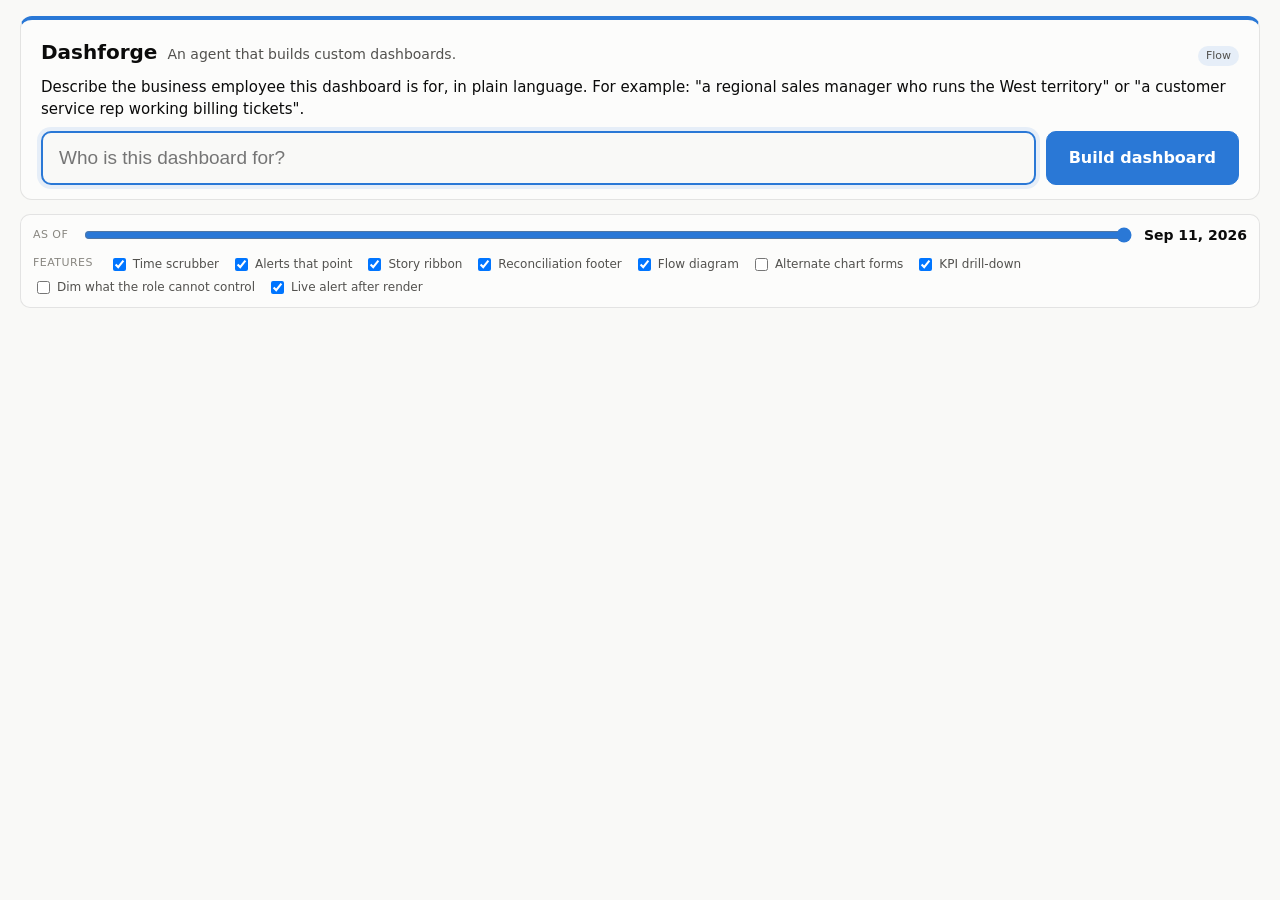
<file: dashforge/flow.html>
<!DOCTYPE html>
<html lang="en">
<head>
<meta charset="utf-8">
<meta name="viewport" content="width=device-width, initial-scale=1">
<title>Dashforge Flow</title>
<link rel="stylesheet" href="styles.css">
</head>
<body>
<div class="page" id="app"></div>
<script>window.DASHFORGE_NAME = 'Flow'; window.DASHFORGE_FLAGS = { scrubber: true, alertsPoint: true, drilldown: true, liveAlert: true, storyRibbon: true, footer: true, flow: true };</script>
<script src="engine.js"></script>
<script src="catalog.js"></script>
<script src="planner.js"></script>
<script src="charts.js"></script>
<script src="table.js"></script>
<script src="app.js"></script>
</body>
</html>
</file>
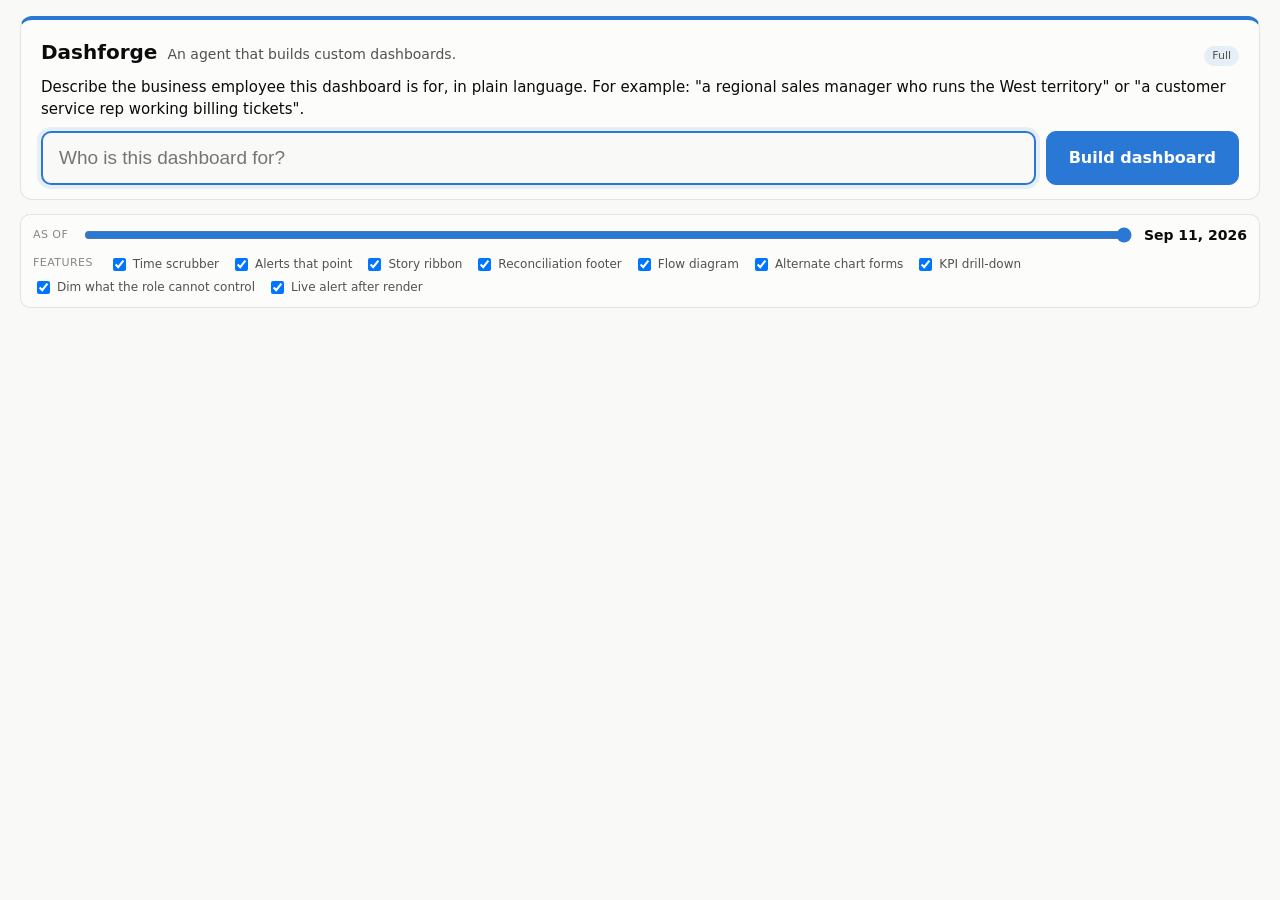
<file: dashforge/full.html>
<!DOCTYPE html>
<html lang="en">
<head>
<meta charset="utf-8">
<meta name="viewport" content="width=device-width, initial-scale=1">
<title>Dashforge Full</title>
<link rel="stylesheet" href="styles.css">
</head>
<body>
<div class="page" id="app"></div>
<script>window.DASHFORGE_NAME = 'Full'; window.DASHFORGE_FIRST = 'Head of customer support'; window.DASHFORGE_FLAGS = { scrubber: true, alertsPoint: true, drilldown: true, liveAlert: true, storyRibbon: true, footer: true, flow: true, altForms: true, controlDim: true };</script>
<script src="engine.js"></script>
<script src="catalog.js"></script>
<script src="planner.js"></script>
<script src="charts.js"></script>
<script src="table.js"></script>
<script src="app.js"></script>
</body>
</html>
</file>
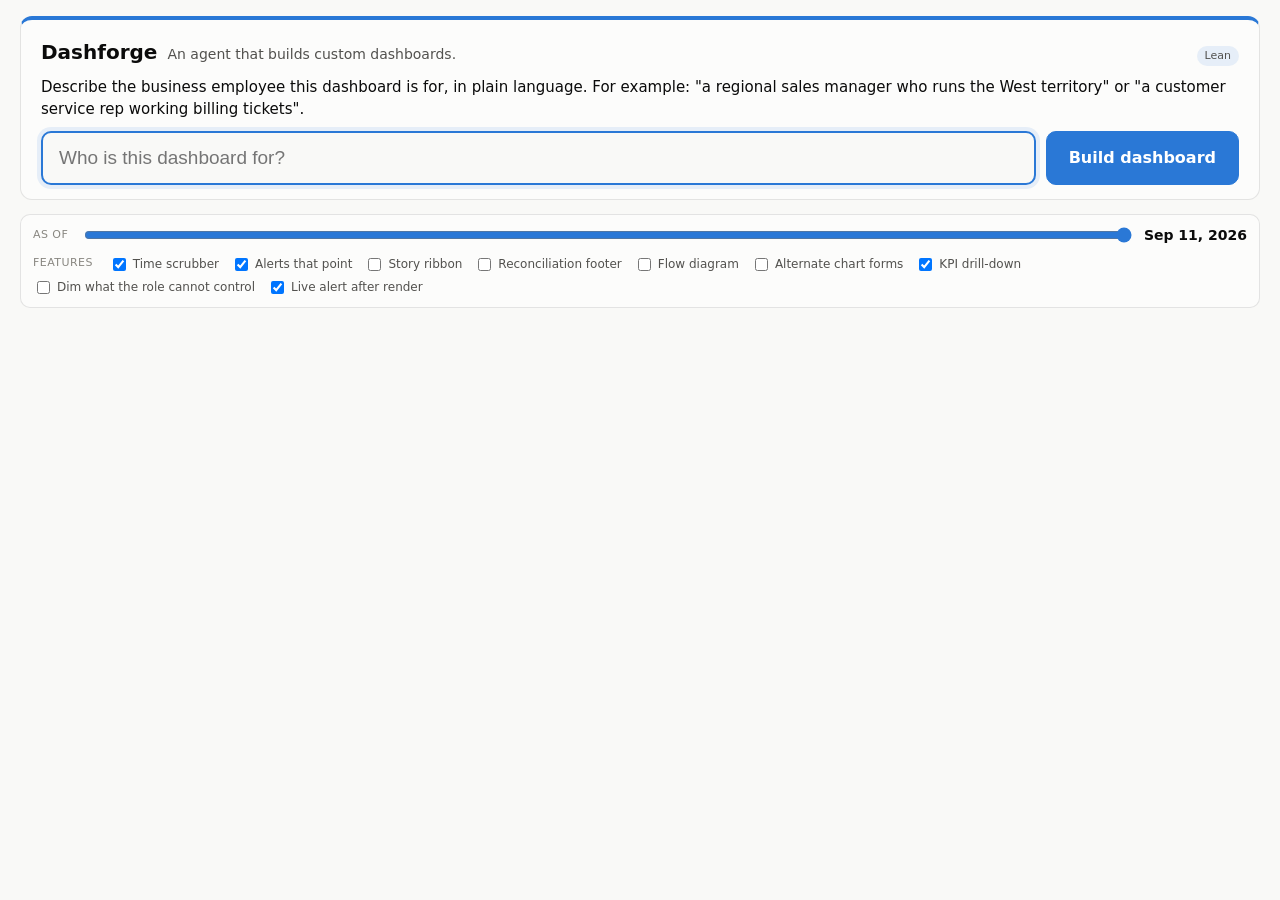
<file: dashforge/lean.html>
<!DOCTYPE html>
<html lang="en">
<head>
<meta charset="utf-8">
<meta name="viewport" content="width=device-width, initial-scale=1">
<title>Dashforge Lean</title>
<link rel="stylesheet" href="styles.css">
</head>
<body>
<div class="page" id="app"></div>
<script>window.DASHFORGE_NAME = 'Lean'; window.DASHFORGE_FLAGS = { scrubber: true, alertsPoint: true, drilldown: true, liveAlert: true };</script>
<script src="engine.js"></script>
<script src="catalog.js"></script>
<script src="planner.js"></script>
<script src="charts.js"></script>
<script src="table.js"></script>
<script src="app.js"></script>
</body>
</html>
</file>
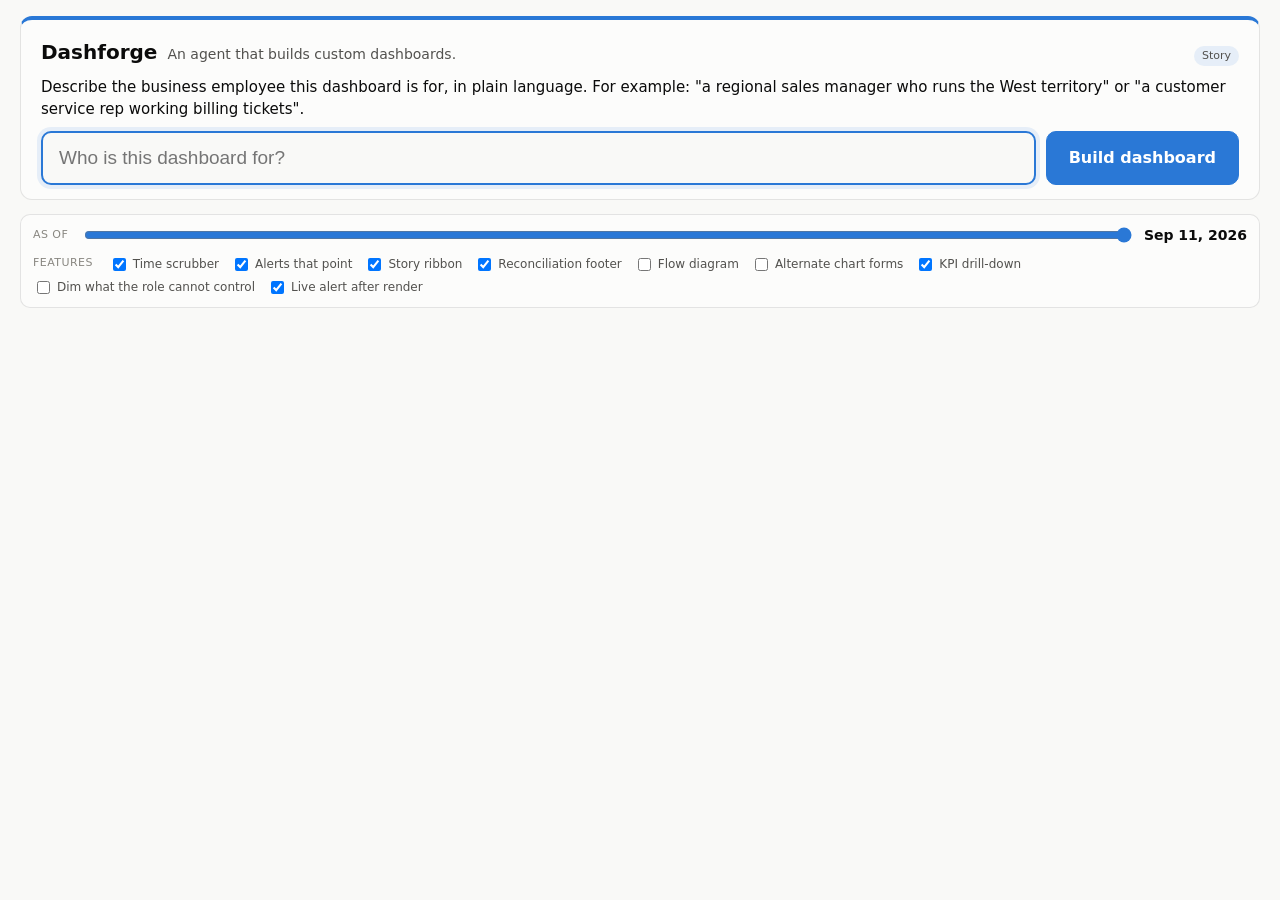
<file: dashforge/story.html>
<!DOCTYPE html>
<html lang="en">
<head>
<meta charset="utf-8">
<meta name="viewport" content="width=device-width, initial-scale=1">
<title>Dashforge Story</title>
<link rel="stylesheet" href="styles.css">
</head>
<body>
<div class="page" id="app"></div>
<script>window.DASHFORGE_NAME = 'Story'; window.DASHFORGE_FLAGS = { scrubber: true, alertsPoint: true, drilldown: true, liveAlert: true, storyRibbon: true, footer: true };</script>
<script src="engine.js"></script>
<script src="catalog.js"></script>
<script src="planner.js"></script>
<script src="charts.js"></script>
<script src="table.js"></script>
<script src="app.js"></script>
</body>
</html>
</file>
<file: dashforge/styles.css>
:root {
  color-scheme: light;
  --page: #f9f9f7; --surface: #fcfcfb; --ink-primary: #0b0b0b; --ink-secondary: #52514e; --ink-muted: #898781; --grid: #e1e0d9; --axis: #c3c2b7; --border: rgba(11,11,11,0.10);
  --s1: #2a78d6; --s2: #eb6834; --s3: #1baf7a; --s4: #eda100; --s5: #e87ba4; --s6: #008300; --s7: #4a3aa7; --s8: #e34948;
  --good: #0ca30c; --warning: #fab219; --serious: #ec835a; --critical: #d03b3b; --up: #006300;
  --accent: var(--s1); --accent-wash: rgba(42,120,214,0.10);
}
@media (prefers-color-scheme: dark) { :root:not([data-theme="light"]) {
  color-scheme: dark; --page: #0d0d0d; --surface: #1a1a19; --ink-primary: #ffffff; --ink-secondary: #c3c2b7; --ink-muted: #898781; --grid: #2c2c2a; --axis: #383835; --border: rgba(255,255,255,0.10);
  --s1: #3987e5; --s2: #d95926; --s3: #199e70; --s4: #c98500; --s5: #d55181; --s6: #008300; --s7: #9085e9; --s8: #e66767; --up: #0ca30c; --accent-wash: rgba(57,135,229,0.16);
} }
:root[data-theme="dark"] {
  color-scheme: dark; --page: #0d0d0d; --surface: #1a1a19; --ink-primary: #ffffff; --ink-secondary: #c3c2b7; --ink-muted: #898781; --grid: #2c2c2a; --axis: #383835; --border: rgba(255,255,255,0.10);
  --s1: #3987e5; --s2: #d95926; --s3: #199e70; --s4: #c98500; --s5: #d55181; --s6: #008300; --s7: #9085e9; --s8: #e66767; --up: #0ca30c; --accent-wash: rgba(57,135,229,0.16);
}
body[data-accent="orange"] { --accent: var(--s2); --accent-wash: rgba(235,104,52,0.12); }
body[data-accent="aqua"] { --accent: var(--s3); --accent-wash: rgba(27,175,122,0.12); }
body[data-accent="violet"] { --accent: var(--s7); --accent-wash: rgba(74,58,167,0.12); }

* { box-sizing: border-box; }
body { margin: 0; background: var(--page); color: var(--ink-primary); font: 14px/1.45 system-ui, -apple-system, "Segoe UI", sans-serif; }
.page { max-width: 1320px; margin: 0 auto; padding: 16px 20px 60px; }
a { color: var(--accent); }
h1, h2, h3 { font-weight: 600; margin: 0; }
button { font: inherit; color: inherit; }

/* hero prompt */
.hero { margin: 0 0 14px; padding: 18px 20px 14px; background: var(--surface); border: 1px solid var(--border); border-top: 4px solid var(--accent); border-radius: 12px; }
.brand { display: flex; align-items: baseline; gap: 10px; margin-bottom: 10px; }
.brand h1 { font-size: 20px; }
.brand .sub { color: var(--ink-secondary); font-size: 14px; }
.brand .perm { font-size: 11px; padding: 2px 8px; border-radius: 999px; background: var(--accent-wash); color: var(--ink-secondary); margin-left: auto; }
.ask { font-size: 15px; color: var(--ink-primary); margin: 0 0 10px; }
.prompt { display: flex; gap: 10px; }
.prompt input { flex: 1; padding: 14px 16px; border: 2px solid var(--accent); border-radius: 10px; background: var(--page); color: var(--ink-primary); font-size: 19px; }
.prompt input:focus { outline: none; box-shadow: 0 0 0 4px var(--accent-wash); }
.prompt button { padding: 14px 22px; border-radius: 10px; border: 1px solid var(--accent); background: var(--accent); color: #fff; font-weight: 600; font-size: 16px; cursor: pointer; white-space: nowrap; }
.btn { padding: 10px 14px; border-radius: 8px; border: 1px solid var(--accent); background: var(--accent); color: #fff; font-weight: 600; cursor: pointer; }
@media (max-width: 640px) { .prompt { flex-direction: column; } }
.btn.ghost { background: transparent; color: var(--ink-primary); border-color: var(--axis); font-weight: 500; }
.btn.small { padding: 5px 10px; font-size: 12px; }
.examples { display: flex; flex-wrap: wrap; gap: 6px; margin: 10px 0 0; align-items: center; }
.examples .label { font-size: 11px; color: var(--ink-muted); text-transform: uppercase; letter-spacing: .04em; margin-right: 4px; }
.examples button, .chip { border: 1px solid var(--axis); background: var(--surface); border-radius: 999px; padding: 4px 10px; font-size: 12px; cursor: pointer; color: var(--ink-secondary); }
.examples button:hover, .chip:hover { border-color: var(--accent); color: var(--ink-primary); }
.chip.active { background: var(--accent); border-color: var(--accent); color: #fff; }

/* toolbar: role chips, scrubber, toggles */
.toolbar { display: flex; flex-wrap: wrap; gap: 10px 18px; align-items: center; margin: 4px 0 14px; padding: 10px 12px; background: var(--surface); border: 1px solid var(--border); border-radius: 10px; }
.toolbar .label { font-size: 11px; color: var(--ink-muted); text-transform: uppercase; letter-spacing: 0.04em; margin-right: 4px; }
.roles { display: flex; flex-wrap: wrap; gap: 6px; align-items: center; }
.scrub { display: flex; align-items: center; gap: 10px; flex: 1 1 320px; min-width: 260px; }
.scrub input[type=range] { flex: 1; accent-color: var(--accent); }
.scrub .date { font-variant-numeric: tabular-nums; min-width: 92px; font-weight: 600; }
.toggles { display: flex; flex-wrap: wrap; gap: 4px 12px; font-size: 12px; color: var(--ink-secondary); }
.toggles label { display: inline-flex; gap: 4px; align-items: center; cursor: pointer; }

/* staged build */
.stage { display: flex; gap: 14px; align-items: center; padding: 10px 14px; margin: 0 0 12px; background: var(--surface); border: 1px solid var(--border); border-radius: 10px; color: var(--ink-secondary); }
.stage .step { display: flex; gap: 6px; align-items: center; }
.stage .step.done { color: var(--ink-primary); }
.stage .step.active { color: var(--accent); font-weight: 600; }
.stage .dot { width: 8px; height: 8px; border-radius: 50%; background: var(--grid); }
.stage .step.done .dot { background: var(--good); }
.stage .step.active .dot { background: var(--accent); animation: pulse 0.8s infinite alternate; }
@keyframes pulse { from { opacity: 0.4; } to { opacity: 1; } }

/* role card */
.rolecard { display: grid; grid-template-columns: 1.4fr 1fr 1fr; gap: 16px; padding: 14px 16px; margin-bottom: 14px; background: var(--surface); border: 1px solid var(--border); border-left: 4px solid var(--accent); border-radius: 10px; }
.rolecard h2 { font-size: 17px; }
.rolecard .rt { color: var(--ink-muted); font-size: 12px; margin-bottom: 6px; }
.rolecard .req { font-size: 12px; color: var(--ink-muted); margin-top: 8px; }
.rolecard h3 { font-size: 11px; text-transform: uppercase; letter-spacing: 0.04em; color: var(--ink-muted); margin-bottom: 4px; }
.rolecard ul { margin: 0; padding-left: 16px; color: var(--ink-secondary); }
.rolecard .src { font-size: 11px; color: var(--ink-muted); }
@media (max-width: 800px) { .rolecard { grid-template-columns: 1fr; } }

/* story ribbon */
.ribbon { position: relative; height: 54px; margin: 0 0 14px; background: var(--surface); border: 1px solid var(--border); border-radius: 10px; }
.ribbon .track { position: absolute; left: 14px; right: 14px; top: 30px; height: 2px; background: var(--grid); }
.ribbon .now { position: absolute; top: 22px; width: 2px; height: 18px; background: var(--accent); }
.ribbon .ev { position: absolute; top: 8px; transform: translateX(-50%); display: flex; flex-direction: column; align-items: center; gap: 2px; font-size: 11px; color: var(--ink-muted); cursor: default; white-space: nowrap; }
.ribbon .ev i { width: 10px; height: 10px; border-radius: 50%; background: var(--ink-muted); border: 2px solid var(--surface); }
.ribbon .ev.lit { color: var(--ink-primary); font-weight: 600; }
.ribbon .ev.lit i { background: var(--serious); }
.ribbon .ev.future { opacity: 0.35; }
.ribbon .lab { position: absolute; left: 14px; bottom: 4px; font-size: 10px; color: var(--ink-muted); }

/* KPI tiles */
.kpis { display: grid; grid-template-columns: repeat(auto-fit, minmax(170px, 1fr)); gap: 10px; margin-bottom: 12px; }
.kpi { background: var(--surface); border: 1px solid var(--border); border-radius: 10px; padding: 10px 12px; cursor: pointer; transition: border-color .15s; }
.kpi:hover, .kpi.open { border-color: var(--accent); }
.kpi .label { font-size: 12px; color: var(--ink-secondary); }
.kpi .value { font-size: 26px; font-weight: 600; line-height: 1.15; margin: 2px 0; }
.kpi .delta { font-size: 12px; color: var(--ink-muted); display: flex; align-items: center; gap: 6px; }
.kpi .delta b { font-weight: 600; }
.kpi .delta.good b { color: var(--up); }
.kpi .delta.bad b { color: var(--critical); }
.kpi .row { display: flex; justify-content: space-between; align-items: flex-end; gap: 6px; }
.drill { background: var(--surface); border: 1px solid var(--accent); border-radius: 10px; padding: 12px 14px; margin-bottom: 12px; }
.drill .head { display: flex; justify-content: space-between; align-items: center; margin-bottom: 8px; }
.drill .grid2 { display: grid; grid-template-columns: 2fr 1fr; gap: 14px; }
@media (max-width: 800px) { .drill .grid2 { grid-template-columns: 1fr; } }

/* insight */
.insight { padding: 10px 14px; margin-bottom: 12px; border-radius: 10px; background: var(--accent-wash); color: var(--ink-primary); }
.insight b { font-weight: 600; margin-right: 6px; }

/* grid of blocks */
.grid { display: grid; grid-template-columns: repeat(12, 1fr); gap: 12px; }
.block { background: var(--surface); border: 1px solid var(--border); border-radius: 10px; padding: 12px 14px; min-width: 0; grid-column: span 12; transition: box-shadow .2s; }
.block.w4 { grid-column: span 4; } .block.w6 { grid-column: span 6; } .block.w8 { grid-column: span 8; }
@media (max-width: 1000px) { .block.w4 { grid-column: span 6; } .block.w8 { grid-column: span 12; } }
@media (max-width: 640px) { .block.w4, .block.w6 { grid-column: span 12; } }
.block h3 { font-size: 13px; font-weight: 600; margin-bottom: 8px; display: flex; justify-content: space-between; gap: 8px; }
.block h3 .dom { font-size: 10px; font-weight: 500; color: var(--ink-muted); text-transform: uppercase; letter-spacing: .04em; }
.block.pulse { box-shadow: 0 0 0 3px var(--accent); }
.block.dim { opacity: 0.55; }
.block.dim:hover { opacity: 1; }
.chart-note { font-size: 11px; color: var(--ink-muted); margin-top: 6px; }
svg.chart text { font-family: inherit; }
svg text.tick { font-variant-numeric: tabular-nums; }
svg .mark { transition: opacity .1s; }
svg .mark.hover, svg .mark:hover { opacity: 0.8; }
svg .event-label { fill: var(--ink-muted); }
.legend { display: flex; flex-wrap: wrap; gap: 4px 14px; margin-top: 6px; font-size: 12px; color: var(--ink-secondary); }
.legend-item { display: inline-flex; align-items: center; gap: 6px; }
.legend-key { display: inline-block; width: 10px; height: 10px; border-radius: 2px; }
.legend-key.line { height: 2px; width: 14px; border-radius: 1px; }
.multiples { display: grid; grid-template-columns: repeat(auto-fit, minmax(150px, 1fr)); gap: 10px; }
.multiple { border: 1px solid var(--border); border-radius: 8px; padding: 8px 10px 4px; }
.multiple-title { font-size: 12px; color: var(--ink-secondary); }
.multiple-value { font-size: 16px; font-weight: 600; }

/* alerts */
.alerts { display: flex; flex-direction: column; gap: 6px; }
.alert { display: flex; gap: 8px; align-items: flex-start; padding: 8px 10px; border-radius: 8px; border: 1px solid var(--border); cursor: pointer; }
.alert:hover { border-color: var(--accent); }
.alert.muted { opacity: 0.55; }
.alert i { flex: none; width: 10px; height: 10px; margin-top: 4px; border-radius: 50%; }
.alert.critical i { background: var(--critical); } .alert.serious i { background: var(--serious); } .alert.warning i { background: var(--warning); } .alert.good i { background: var(--good); }
.alert .sev { font-size: 10px; text-transform: uppercase; letter-spacing: .04em; color: var(--ink-muted); }
.alert .go { font-size: 11px; color: var(--accent); }
.alert.new { animation: slidein .4s ease-out; }
@keyframes slidein { from { transform: translateY(-6px); opacity: 0; } to { transform: none; opacity: 1; } }

/* tables */
.tbl-wrap { font-size: 13px; }
.tbl-bar { display: flex; flex-wrap: wrap; gap: 6px; align-items: center; margin-bottom: 6px; min-height: 26px; }
.tbl-count { font-size: 12px; color: var(--ink-muted); margin-right: 4px; }
.chip-clear { border-style: dashed; }
.tbl-scroll { overflow-x: auto; }
.tbl { width: 100%; border-collapse: collapse; }
.tbl th { text-align: left; font-weight: 600; font-size: 12px; color: var(--ink-secondary); border-bottom: 1px solid var(--grid); padding: 4px 8px 4px 0; white-space: nowrap; }
.tbl th.num, .tbl td.num { text-align: right; font-variant-numeric: tabular-nums; }
.th-sort { background: none; border: 0; padding: 0; cursor: pointer; font: inherit; color: inherit; font-weight: 600; }
.th-sort .arrow { color: var(--ink-muted); font-size: 10px; }
.tbl-filters td { padding: 4px 8px 6px 0; border-bottom: 1px solid var(--grid); }
.tbl-filters input { width: 100%; min-width: 60px; padding: 3px 6px; border: 1px solid var(--grid); border-radius: 6px; background: var(--page); color: var(--ink-primary); font-size: 12px; }
.f-range { display: flex; gap: 4px; }
.f-range input { width: 56px; }
.f-set { position: relative; }
.f-set-btn { width: 100%; text-align: left; padding: 3px 6px; border: 1px solid var(--grid); border-radius: 6px; background: var(--page); font-size: 12px; cursor: pointer; }
.f-pop { position: absolute; z-index: 20; top: 100%; left: 0; min-width: 160px; background: var(--surface); border: 1px solid var(--axis); border-radius: 8px; padding: 6px 8px; box-shadow: 0 6px 20px rgba(0,0,0,.15); display: flex; flex-direction: column; gap: 2px; font-weight: 400; }
.f-pop label { white-space: nowrap; cursor: pointer; }
.f-pop[hidden] { display: none; }
.tbl td { padding: 5px 8px 5px 0; border-bottom: 1px solid var(--grid); white-space: nowrap; }
.tbl tbody tr:hover { background: var(--accent-wash); }
.tbl td.empty { color: var(--ink-muted); text-align: center; padding: 16px; }
.status { display: inline-flex; align-items: center; gap: 5px; font-size: 12px; }
.status::before { content: ''; width: 8px; height: 8px; border-radius: 50%; }
.status.critical::before { background: var(--critical); } .status.warning::before { background: var(--warning); } .status.good::before { background: var(--good); }
.tbl-pager { display: flex; gap: 10px; align-items: center; margin-top: 6px; font-size: 12px; color: var(--ink-muted); }
.tbl-pager button { padding: 3px 10px; border: 1px solid var(--axis); background: var(--surface); border-radius: 6px; cursor: pointer; }
.tbl-pager button:disabled { opacity: .4; cursor: default; }

/* left off + footer + prompt preview */
.leftoff { margin-top: 14px; padding: 12px 14px; background: var(--surface); border: 1px solid var(--border); border-radius: 10px; }
.leftoff h3 { font-size: 13px; margin-bottom: 6px; }
.leftoff ul { margin: 0; padding-left: 18px; color: var(--ink-secondary); }
.leftoff li b { color: var(--ink-primary); font-weight: 600; }
.footer { margin-top: 14px; padding: 10px 14px; border-top: 1px solid var(--grid); display: flex; flex-wrap: wrap; gap: 6px 22px; font-size: 12px; color: var(--ink-muted); }
.footer b { color: var(--ink-primary); font-weight: 600; }
details.panel { margin-top: 14px; background: var(--surface); border: 1px solid var(--border); border-radius: 10px; padding: 8px 14px; }
details.panel summary { cursor: pointer; font-weight: 600; font-size: 13px; }
details.panel textarea { width: 100%; min-height: 160px; margin-top: 8px; font: 12px/1.4 ui-monospace, Menlo, monospace; background: var(--page); color: var(--ink-primary); border: 1px solid var(--grid); border-radius: 8px; padding: 8px; }
details.panel .row { display: flex; flex-wrap: wrap; gap: 8px; margin-top: 8px; align-items: center; }
details.panel .note { font-size: 12px; color: var(--ink-muted); }
.tip { position: fixed; z-index: 100; pointer-events: none; background: var(--surface); color: var(--ink-primary); border: 1px solid var(--axis); border-radius: 8px; padding: 6px 10px; font-size: 12px; box-shadow: 0 4px 14px rgba(0,0,0,.18); max-width: 260px; }
.tip-title { color: var(--ink-muted); margin-bottom: 3px; }
.tip-row { display: flex; align-items: center; gap: 6px; }
.tip-row strong { font-variant-numeric: tabular-nums; }
.tip-row span:last-child { color: var(--ink-secondary); }
.tip-key { width: 12px; height: 3px; border-radius: 2px; display: inline-block; }

/* hub */
.hub { max-width: 900px; margin: 0 auto; padding: 32px 20px 60px; }
.hub h1 { font-size: 26px; margin-bottom: 6px; }
.hub p.lead { color: var(--ink-secondary); margin: 0 0 22px; }
.cards { display: grid; grid-template-columns: repeat(auto-fit, minmax(260px, 1fr)); gap: 14px; }
.card { display: block; text-decoration: none; color: inherit; background: var(--surface); border: 1px solid var(--border); border-radius: 12px; padding: 16px; }
.card:hover { border-color: var(--accent); }
.card h2 { font-size: 16px; margin-bottom: 4px; }
.card .n { font-size: 11px; color: var(--ink-muted); text-transform: uppercase; letter-spacing: .04em; }
.card p { margin: 6px 0 0; color: var(--ink-secondary); font-size: 13px; }
.card ul { margin: 8px 0 0; padding-left: 16px; color: var(--ink-secondary); font-size: 12px; }
.hub h2.sec { font-size: 15px; margin: 28px 0 8px; }
.hub ol, .hub ul { color: var(--ink-secondary); }
</file>
